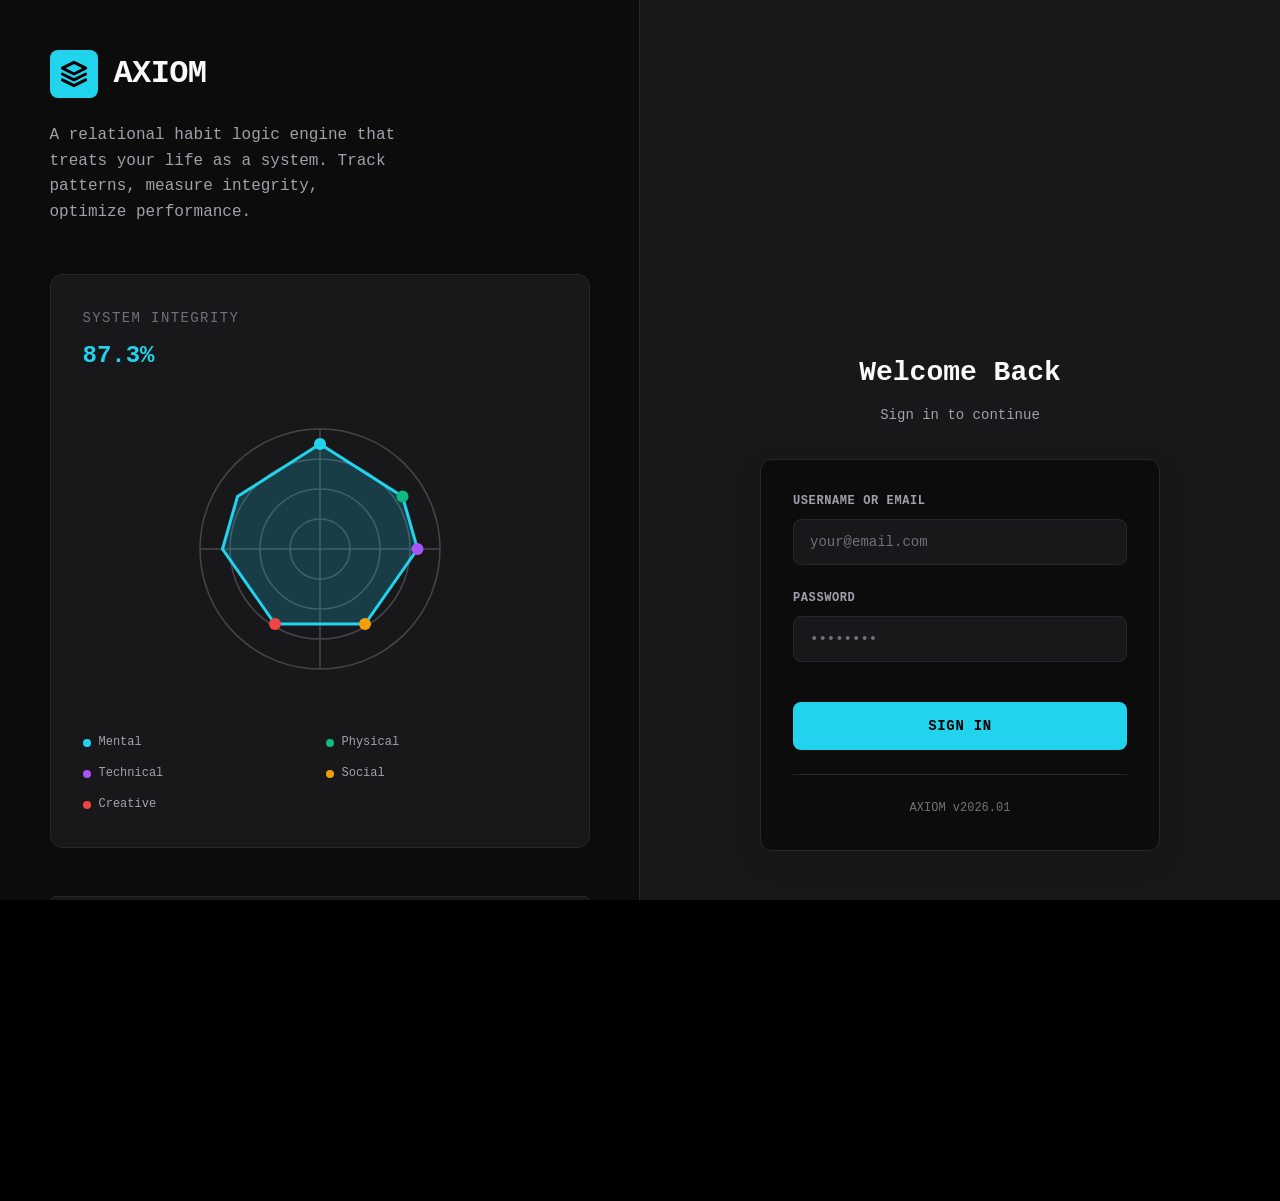
<file: index.html>
<!DOCTYPE html>
<html lang="en">
<head>
  <meta charset="UTF-8">
  <meta name="viewport" content="width=device-width, initial-scale=1.0">
  <meta name="theme-color" content="#00ffff">
  <title>AXIOM // Sign In</title>
  
  <!-- Stylesheets -->
  <link rel="stylesheet" href="css/variables.css">
  <link rel="stylesheet" href="css/themes.css">
  <link rel="stylesheet" href="css/gateway.css">
  
  <!-- Theme MUST load before page renders -->
  <script src="js/theme.js"></script>
</head>
<body>
  
  <div class="gateway">
    
    <!-- LEFT: VISUAL PANEL -->
    <section class="visual-panel">
      <div class="visual-content">
        
        <!-- Brand -->
        <div class="brand">
          <div class="brand-logo">
            <div class="logo-mark">
              <svg viewBox="0 0 24 24" fill="none" stroke="currentColor">
                <path stroke-linecap="round" stroke-linejoin="round" d="M12 2L2 7l10 5 10-5-10-5z"/>
                <path stroke-linecap="round" stroke-linejoin="round" d="M2 17l10 5 10-5"/>
                <path stroke-linecap="round" stroke-linejoin="round" d="M2 12l10 5 10-5"/>
              </svg>
            </div>
            <h1 class="brand-name">AXIOM</h1>
          </div>
          <p class="brand-tagline">
            A relational habit logic engine that treats your life as a system. 
            Track patterns, measure integrity, optimize performance.
          </p>
        </div>
        
        <!-- Chart -->
        <div class="chart-section">
          <div class="chart-header">
            <div class="chart-title">System Integrity</div>
            <div class="chart-value">87.3%</div>
          </div>
          
          <div class="chart-canvas">
            <svg viewBox="0 0 200 200" class="radar-chart">
              <!-- Grid -->
              <g opacity="0.2">
                <circle cx="100" cy="100" r="80" fill="none" stroke="currentColor" stroke-width="1"/>
                <circle cx="100" cy="100" r="60" fill="none" stroke="currentColor" stroke-width="1"/>
                <circle cx="100" cy="100" r="40" fill="none" stroke="currentColor" stroke-width="1"/>
                <circle cx="100" cy="100" r="20" fill="none" stroke="currentColor" stroke-width="1"/>
                <line x1="100" y1="20" x2="100" y2="180" stroke="currentColor" stroke-width="1"/>
                <line x1="20" y1="100" x2="180" y2="100" stroke="currentColor" stroke-width="1"/>
              </g>
              
              <!-- Data -->
              <polygon 
                points="100,30 155,65 165,100 130,150 70,150 35,100 45,65" 
                fill="var(--primary)" 
                fill-opacity="0.2" 
                stroke="var(--primary)" 
                stroke-width="2"/>
              
              <!-- Points -->
              <circle cx="100" cy="30" r="4" fill="#22d3ee"/>
              <circle cx="155" cy="65" r="4" fill="#10b981"/>
              <circle cx="165" cy="100" r="4" fill="#a855f7"/>
              <circle cx="130" cy="150" r="4" fill="#f59e0b"/>
              <circle cx="70" cy="150" r="4" fill="#ef4444"/>
            </svg>
          </div>
          
          <div class="chart-legend">
            <div class="legend-item">
              <span class="legend-dot" style="background: #22d3ee;"></span>
              <span>Mental</span>
            </div>
            <div class="legend-item">
              <span class="legend-dot" style="background: #10b981;"></span>
              <span>Physical</span>
            </div>
            <div class="legend-item">
              <span class="legend-dot" style="background: #a855f7;"></span>
              <span>Technical</span>
            </div>
            <div class="legend-item">
              <span class="legend-dot" style="background: #f59e0b;"></span>
              <span>Social</span>
            </div>
            <div class="legend-item">
              <span class="legend-dot" style="background: #ef4444;"></span>
              <span>Creative</span>
            </div>
          </div>
        </div>
        
        <!-- Features -->
        <div class="features">
          <div class="feature">
            <svg class="feature-icon" fill="none" stroke="currentColor" viewBox="0 0 24 24">
              <path stroke-linecap="round" stroke-linejoin="round" stroke-width="2" d="M13 10V3L4 14h7v7l9-11h-7z"/>
            </svg>
            <span>Offline-first PWA architecture</span>
          </div>
          <div class="feature">
            <svg class="feature-icon" fill="none" stroke="currentColor" viewBox="0 0 24 24">
              <path stroke-linecap="round" stroke-linejoin="round" stroke-width="2" d="M9 19v-6a2 2 0 00-2-2H5a2 2 0 00-2 2v6a2 2 0 002 2h2a2 2 0 002-2zm0 0V9a2 2 0 012-2h2a2 2 0 012 2v10m-6 0a2 2 0 002 2h2a2 2 0 002-2m0 0V5a2 2 0 012-2h2a2 2 0 012 2v14a2 2 0 01-2 2h-2a2 2 0 01-2-2z"/>
            </svg>
            <span>XP-based progression system</span>
          </div>
          <div class="feature">
            <svg class="feature-icon" fill="none" stroke="currentColor" viewBox="0 0 24 24">
              <path stroke-linecap="round" stroke-linejoin="round" stroke-width="2" d="M12 6V4m0 2a2 2 0 100 4m0-4a2 2 0 110 4m-6 8a2 2 0 100-4m0 4a2 2 0 110-4m0 4v2m0-6V4m6 6v10m6-2a2 2 0 100-4m0 4a2 2 0 110-4m0 4v2m0-6V4"/>
            </svg>
            <span>Command palette quick logging</span>
          </div>
        </div>
        
      </div>
      
      <!-- Theme Switcher -->
      <div class="theme-switcher">
  <button class="theme-btn active" data-theme-select="onyx" title="Onyx (Dark)">
    <span class="theme-preview" style="background: linear-gradient(135deg, #0c0c0d, #18181b);"></span>
  </button>
  <button class="theme-btn" data-theme-select="amethyst" title="Amethyst (Purple)">
    <span class="theme-preview" style="background: linear-gradient(135deg, #0a0a0f, #12121a);"></span>
  </button>
  <button class="theme-btn" data-theme-select="emerald" title="Emerald (Green)">
    <span class="theme-preview" style="background: linear-gradient(135deg, #060e14, #0f1719);"></span>
  </button>
  <button class="theme-btn" data-theme-select="amber" title="Amber (Orange)">
    <span class="theme-preview" style="background: linear-gradient(135deg, #0f0f0f, #1a1a1a);"></span>
  </button>
  <button class="theme-btn" data-theme-select="light" title="Light Theme">
    <span class="theme-preview" style="background: linear-gradient(135deg, #ffffff, #f4f4f5);"></span>
  </button>
</div>
      
    </section>
    
    <!-- RIGHT: AUTH PANEL -->
    <section class="auth-panel">
      <div class="auth-wrapper">
        
        <div class="auth-header">
          <h2 class="auth-title">Welcome Back</h2>
          <p class="auth-subtitle">Sign in to continue</p>
        </div>
        
        <div class="auth-card">
          
          <!-- Error -->
          <div class="auth-error" id="auth-error" style="display: none;"></div>
          
          <!-- Form -->
          <form class="auth-form" id="signin-form">
            <div class="form-group">
              <label for="username" class="form-label">Username or Email</label>
              <input 
                type="text" 
                id="username" 
                class="form-input"
                placeholder="your@email.com"
                autocomplete="username"
                required>
            </div>
            
            <div class="form-group">
              <label for="password" class="form-label">Password</label>
              <input 
                type="password" 
                id="password" 
                class="form-input"
                placeholder="••••••••"
                autocomplete="current-password"
                required>
            </div>
            
            <button type="submit" class="btn-submit">
              Sign In
            </button>
          </form>
          
          <div class="auth-footer">
            AXIOM v2026.01
          </div>
          
        </div>
        
      </div>
    </section>
    
  </div>

  <script src="js/auth.js"></script>
  
</body>
</html>
</file>
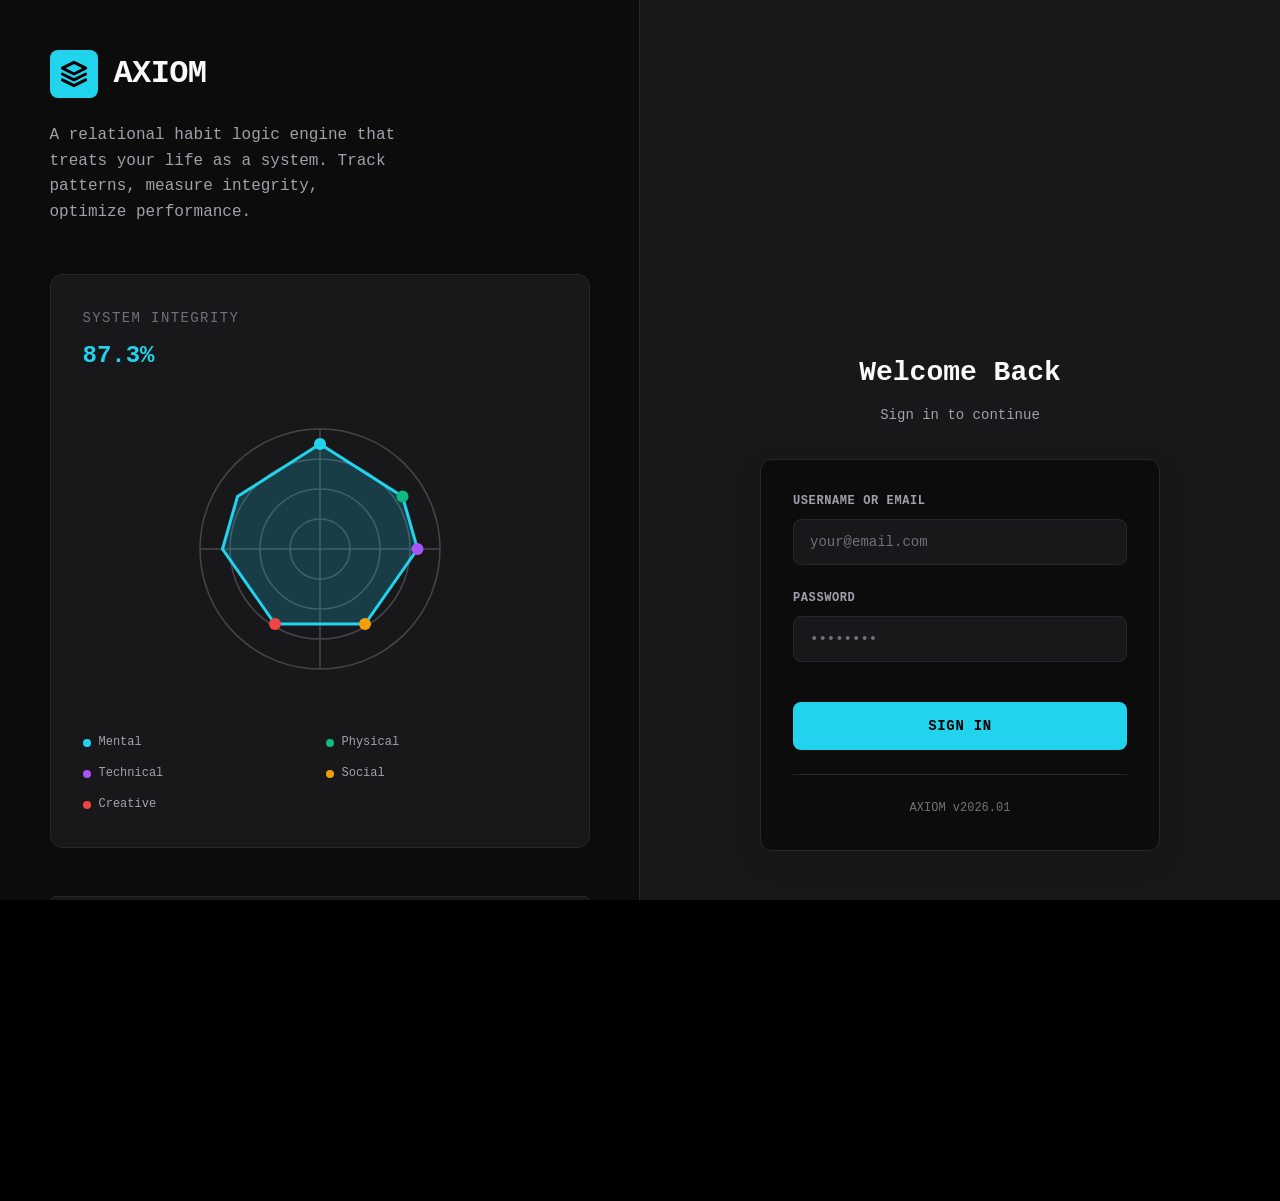
<file: dashboard.html>
<!DOCTYPE html>
<html lang="en">
<head>
  <meta charset="UTF-8">
  <meta name="viewport" content="width=device-width, initial-scale=1.0">
  <meta name="theme-color" content="#00ffff">
  <title>Dashboard // AXIOM</title>
  
  <!-- Stylesheets -->
  <link rel="stylesheet" href="css/variables.css">
  <link rel="stylesheet" href="css/themes.css">
  <link rel="stylesheet" href="css/dashboard.css">
  <link rel="stylesheet" href="css/habits.css">
  <link rel="stylesheet" href="css/analytics.css">
  <link rel="stylesheet" href="css/overview-tab.css">
  <link rel="manifest" href="/manifest.json">
  
  <!-- Theme loads first -->
  <script src="js/theme.js"></script>
</head>
<body>
  
  <!-- Dashboard Shell -->
  <div class="dashboard">
    
    <!-- Sidebar Navigation (Static) -->
    <aside class="sidebar" id="sidebar">
      
      <!-- Sidebar Header -->
      <div class="sidebar-header">
        <div class="sidebar-logo">
          <div class="logo-icon">
            <svg viewBox="0 0 24 24" fill="none" stroke="currentColor">
              <path stroke-linecap="round" stroke-linejoin="round" d="M12 2L2 7l10 5 10-5-10-5z"/>
              <path stroke-linecap="round" stroke-linejoin="round" d="M2 17l10 5 10-5"/>
              <path stroke-linecap="round" stroke-linejoin="round" d="M2 12l10 5 10-5"/>
            </svg>
          </div>
        </div>
      </div>
      
      <!-- Navigation Menu -->
      <nav class="sidebar-nav">
        <a href="#overview" class="nav-item active" data-view="overview">
          <svg class="nav-icon" viewBox="0 0 24 24" fill="none" stroke="currentColor" stroke-width="2">
            <rect x="3" y="3" width="7" height="7"/>
            <rect x="14" y="3" width="7" height="7"/>
            <rect x="14" y="14" width="7" height="7"/>
            <rect x="3" y="14" width="7" height="7"/>
          </svg>
        </a>
        
        <a href="#habits" class="nav-item" data-view="habits">
          <svg class="nav-icon" viewBox="0 0 24 24" fill="none" stroke="currentColor" stroke-width="2">
            <path d="M9 11l3 3L22 4"/>
            <path d="M21 12v7a2 2 0 01-2 2H5a2 2 0 01-2-2V5a2 2 0 012-2h11"/>
          </svg>
        </a>
        
        <a href="#calendar" class="nav-item" data-view="calendar">
          <svg class="nav-icon" viewBox="0 0 24 24" fill="none" stroke="currentColor" stroke-width="2">
            <rect x="3" y="4" width="18" height="18" rx="2" ry="2"/>
            <line x1="16" y1="2" x2="16" y2="6"/>
            <line x1="8" y1="2" x2="8" y2="6"/>
            <line x1="3" y1="10" x2="21" y2="10"/>
          </svg>
        </a>
        
        <a href="#analytics" class="nav-item" data-view="analytics">
          <svg class="nav-icon" viewBox="0 0 24 24" fill="none" stroke="currentColor" stroke-width="2">
            <path d="M3 3v18h18"/>
            <path d="M18 17V9"/>
            <path d="M13 17V5"/>
            <path d="M8 17v-3"/>
          </svg>
        </a>
        
        <a href="#wrapped" class="nav-item" data-view="wrapped">
          <svg class="nav-icon" viewBox="0 0 24 24" fill="none" stroke="currentColor" stroke-width="2">
            <circle cx="12" cy="12" r="10"/>
            <path d="M12 6v6l4 2"/>
          </svg>
        </a>
        
        <div class="nav-divider"></div>
        
        <a href="#profile" class="nav-item" data-view="profile">
          <svg class="nav-icon" viewBox="0 0 24 24" fill="none" stroke="currentColor" stroke-width="2">
            <path d="M20 21v-2a4 4 0 00-4-4H8a4 4 0 00-4 4v2"/>
            <circle cx="12" cy="7" r="4"/>
          </svg>
        </a>
        
        <a href="#settings" class="nav-item" data-view="settings">
          <svg class="nav-icon" viewBox="0 0 24 24" fill="none" stroke="currentColor" stroke-width="2">
            <circle cx="12" cy="12" r="3"/>
            <path d="M12 1v6m0 6v6M5.6 5.6l4.2 4.2m4.2 4.2l4.2 4.2M1 12h6m6 0h6M5.6 18.4l4.2-4.2m4.2-4.2l4.2-4.2"/>
          </svg>
        </a>
      </nav>
      
      <!-- Sidebar Footer -->
      <div class="sidebar-footer">
        <div class="user-info">
          <div class="user-avatar" id="user-avatar">
            <span>U</span>
          </div>
        </div>
        
        <button class="logout-btn" id="logout-btn" title="Sign Out">
          <svg viewBox="0 0 24 24" fill="none" stroke="currentColor" stroke-width="2">
            <path d="M9 21H5a2 2 0 01-2-2V5a2 2 0 012-2h4"/>
            <polyline points="16 17 21 12 16 7"/>
            <line x1="21" y1="12" x2="9" y2="12"/>
          </svg>
        </button>
      </div>
      
    </aside>
    
    <!-- Main Content Area (Dynamic) -->
    <main class="main-content" id="main-content">
      <!-- Content loaded dynamically from pages/ -->
      <div class="loading-screen">
        <div class="spinner"></div>
        <p>Loading...</p>
      </div>
    </main>
    
  </div>

  <!-- Scripts --><!-- Scripts -->
  <script src="js/theme.js"></script>
  <script src="js/api.js"></script>
  <script src="js/auth.js"></script>
  <script src="js/router.js"></script>
  <script src="js/app.js"></script>
  <script src="js/habits.js"></script>
  <script src="js/analytics.js"></script>

</body>
</html>
</file>
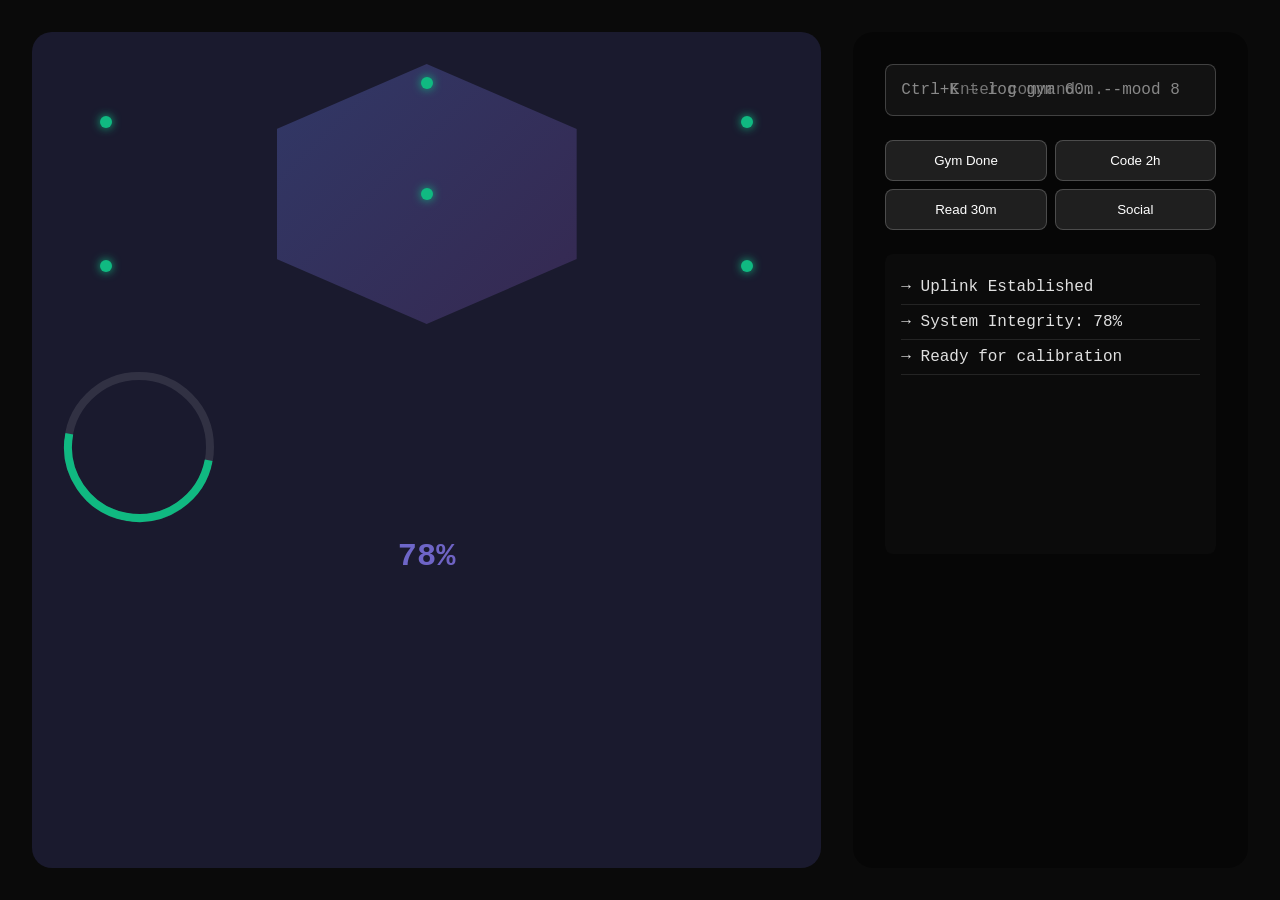
<file: test.html>
<!DOCTYPE html>
<html lang="en">
<head>
  <meta charset="UTF-8">
  <meta name="viewport" content="width=device-width, initial-scale=1.0">
  <title>AXIOM - Core Dashboard</title>
  <style>
    :root {
      --bg: #0a0a0a;
      --glow: #1a1a2e;
      --accent: linear-gradient(135deg, #667eea 0%, #764ba2 100%);
      --success: #10b981;
      --warn: #f59e0b;
      --critical: #ef4444;
    }

    * { margin: 0; padding: 0; box-sizing: border-box; }
    body { 
      font-family: 'Courier New', monospace; 
      background: var(--bg); 
      color: #e0e0e0; 
      height: 100vh; 
      overflow: hidden;
    }

    .dashboard {
      display: grid;
      grid-template-columns: 2fr 1fr;
      height: 100vh;
      gap: 2rem;
      padding: 2rem;
    }

    /* LEFT: Hex Radar + Integrity */
    .radar-panel {
      background: var(--glow);
      border-radius: 20px;
      padding: 2rem;
      display: flex;
      flex-direction: column;
      gap: 2rem;
    }

    .hex-container {
      display: flex;
      flex-direction: column;
      align-items: center;
      position: relative;
    }

    .hex-radar {
      width: 300px; height: 260px;
      clip-path: polygon(50% 0%, 100% 25%, 100% 75%, 50% 100%, 0% 75%, 0% 25%);
      background: var(--accent);
      opacity: 0.3;
      position: relative;
      transition: all 0.5s ease;
      animation: pulse 3s infinite;
    }

    .hex-vertex {
      position: absolute;
      width: 12px; height: 12px;
      background: var(--success);
      border-radius: 50%;
      transition: all 0.3s ease;
      box-shadow: 0 0 10px var(--success);
    }

    .vertex-mental { top: 5%; left: 50%; transform: translateX(-50%); }
    .vertex-physical { top: 20%; right: 5%; }
    .vertex-technical { bottom: 20%; right: 5%; }
    .vertex-social { bottom: 20%; left: 5%; }
    .vertex-finance { top: 20%; left: 5%; }
    .vertex-creative { top: 50%; left: 50%; transform: translate(-50%, -50%); }

    .vertex-low { background: var(--critical); box-shadow: 0 0 10px var(--critical); }

    .integrity-ring {
      width: 150px; height: 150px;
      border: 8px solid rgba(255,255,255,0.1);
      border-radius: 50%;
      position: relative;
      margin: 1rem 0;
    }

    .integrity-fill {
      position: absolute;
      top: -8px; left: -8px;
      width: 150px; height: 150px;
      border: 8px solid var(--success);
      border-radius: 50%;
      clip-path: polygon(0 0, 100% 0, 100% 50%, 0 50%);
      transform: rotate(-90deg);
      transition: transform 1s ease;
    }

    .integrity-text {
      text-align: center;
      font-size: 2rem;
      font-weight: bold;
      background: var(--accent);
      -webkit-background-clip: text;
      -webkit-text-fill-color: transparent;
    }

    /* RIGHT: Command + Feed */
    .command-panel {
      background: rgba(0,0,0,0.4);
      border-radius: 20px;
      padding: 2rem;
      display: flex;
      flex-direction: column;
      gap: 1.5rem;
    }

    .command-input {
      position: relative;
    }

    .cmd-prompt {
      position: absolute;
      left: 1rem; top: 50%; transform: translateY(-50%);
      color: #888;
      pointer-events: none;
    }

    #cmdInput {
      width: 100%; padding: 1rem 1rem 1rem 4rem;
      background: rgba(255,255,255,0.05);
      border: 1px solid rgba(255,255,255,0.2);
      border-radius: 8px;
      color: #fff;
      font-family: inherit;
      font-size: 1rem;
    }

    #cmdInput:focus { outline: none; border-color: var(--accent); box-shadow: 0 0 20px var(--accent); }

    .live-feed {
      flex: 1;
      overflow-y: auto;
      background: rgba(255,255,255,0.02);
      border-radius: 8px;
      padding: 1rem;
      max-height: 300px;
    }

    .feed-item {
      padding: 0.5rem 0;
      border-bottom: 1px solid rgba(255,255,255,0.1);
      opacity: 0;
      animation: fadeIn 0.3s forwards;
    }

    .quick-actions {
      display: grid;
      grid-template-columns: 1fr 1fr;
      gap: 0.5rem;
    }

    .quick-btn {
      padding: 0.75rem;
      background: rgba(255,255,255,0.1);
      border: 1px solid rgba(255,255,255,0.2);
      border-radius: 8px;
      color: #fff;
      cursor: pointer;
      transition: all 0.2s;
    }

    .quick-btn:hover { background: var(--accent); transform: translateY(-2px); }

    @keyframes pulse { 0%, 100% { opacity: 0.3; } 50% { opacity: 0.6; } }
    @keyframes fadeIn { to { opacity: 1; transform: translateY(0); } }

    @media (max-width: 768px) {
      .dashboard { grid-template-columns: 1fr; padding: 1rem; }
      .hex-radar { width: 250px; height: 220px; }
    }
  </style>
</head>
<body>
  <div class="dashboard">
    <!-- LEFT: Radar Panel -->
    <div class="radar-panel">
      <div class="hex-container">
        <div class="hex-radar" id="hexRadar"></div>
        
        <!-- Vertex Dots -->
        <div class="hex-vertex vertex-mental" data-cat="mental" data-val="87"></div>
        <div class="hex-vertex vertex-physical" data-cat="physical" data-val="72"></div>
        <div class="hex-vertex vertex-technical" data-cat="technical" data-val="94"></div>
        <div class="hex-vertex vertex-social" data-cat="social" data-val="65"></div>
        <div class="hex-vertex vertex-finance" data-cat="finance" data-val="81"></div>
        <div class="hex-vertex vertex-creative" data-cat="creative" data-val="59"></div>
      </div>

      <div style="text-align: center;">
        <div class="integrity-ring">
          <div class="integrity-fill" id="integrityFill"></div>
        </div>
        <div class="integrity-text" id="integrityText">78%</div>
      </div>
    </div>

    <!-- RIGHT: Command Panel -->
    <div class="command-panel">
      <div class="command-input">
        <span class="cmd-prompt">Ctrl+K → log gym 60m --mood 8</span>
        <input type="text" id="cmdInput" placeholder="Enter command..." autocomplete="off">
      </div>

      <div class="quick-actions">
        <button class="quick-btn" data-log="gym">Gym Done</button>
        <button class="quick-btn" data-log="code">Code 2h</button>
        <button class="quick-btn" data-log="read">Read 30m</button>
        <button class="quick-btn" data-log="social">Social</button>
      </div>

      <div class="live-feed" id="liveFeed">
        <div class="feed-item">→ Uplink Established</div>
        <div class="feed-item">→ System Integrity: 78%</div>
        <div class="feed-item">→ Ready for calibration</div>
      </div>
    </div>
  </div>

  <script>
    // State Management
    const state = {
      integrity: 78,
      categories: {
        mental: 87, physical: 72, technical: 94,
        social: 65, finance: 81, creative: 59
      },
      init() {
        this.updateIntegrityRing();
        this.bindEvents();
        this.startDecay();
      },
      updateIntegrityRing() {
        const fill = document.getElementById('integrityFill');
        const text = document.getElementById('integrityText');
        const angle = (this.integrity / 100) * 360 - 90;
        fill.style.transform = `rotate(${angle}deg)`;
        text.textContent = `${this.integrity}%`;
      },
      logActivity(cat, xp = 10) {
        this.categories[cat] = Math.min(100, this.categories[cat] + xp);
        this.integrity = Math.min(100, this.integrity + xp * 0.5);
        
        // Update vertex
        const vertex = document.querySelector(`[data-cat="${cat}"]`);
        vertex.classList.remove('vertex-low');
        vertex.style.transform = `scale(1.3)`;
        setTimeout(() => vertex.style.transform = '', 300);
        
        this.updateIntegrityRing();
        this.addFeedItem(`→ ${cat.charAt(0).toUpperCase() + cat.slice(1)} +${xp}XP`);
      },
      addFeedItem(message) {
        const feed = document.getElementById('liveFeed');
        const item = document.createElement('div');
        item.className = 'feed-item';
        item.style.transform = 'translateY(10px)';
        item.textContent = message;
        feed.insertBefore(item, feed.firstChild);
        feed.scrollTop = 0;
        
        // Keep only 5 items
        while (feed.children.length > 5) {
          feed.removeChild(feed.lastChild);
        }
      },
      startDecay() {
        setInterval(() => {
          if (this.integrity > 0) {
            this.integrity -= 0.1;
            this.updateIntegrityRing();
          }
        }, 3000);
      },
      bindEvents() {
        // Command input
        const cmdInput = document.getElementById('cmdInput');
        cmdInput.addEventListener('keypress', (e) => {
          if (e.key === 'Enter') {
            const cmd = cmdInput.value.toLowerCase().trim();
            cmdInput.value = '';
            
            if (cmd.includes('gym')) this.logActivity('physical', 15);
            else if (cmd.includes('code') || cmd.includes('work')) this.logActivity('technical', 12);
            else if (cmd.includes('read')) this.logActivity('mental', 8);
          }
        });

        // Quick buttons
        document.querySelectorAll('.quick-btn').forEach(btn => {
          btn.addEventListener('click', () => {
            const log = btn.dataset.log;
            if (log === 'gym') this.logActivity('physical', 15);
            else if (log === 'code') this.logActivity('technical', 12);
            else if (log === 'read') this.logActivity('mental', 8);
            else if (log === 'social') this.logActivity('social', 10);
          });
        });

        // Ctrl+K focus
        document.addEventListener('keydown', (e) => {
          if (e.ctrlKey && e.key === 'k') {
            e.preventDefault();
            cmdInput.focus();
          }
        });
      }
    };

    // PWA Service Worker (offline ready)
    if ('serviceWorker' in navigator) {
      navigator.serviceWorker.register('/sw.js').catch(() => {});
    }

    state.init();
  </script>
</body>
</html>
</file>
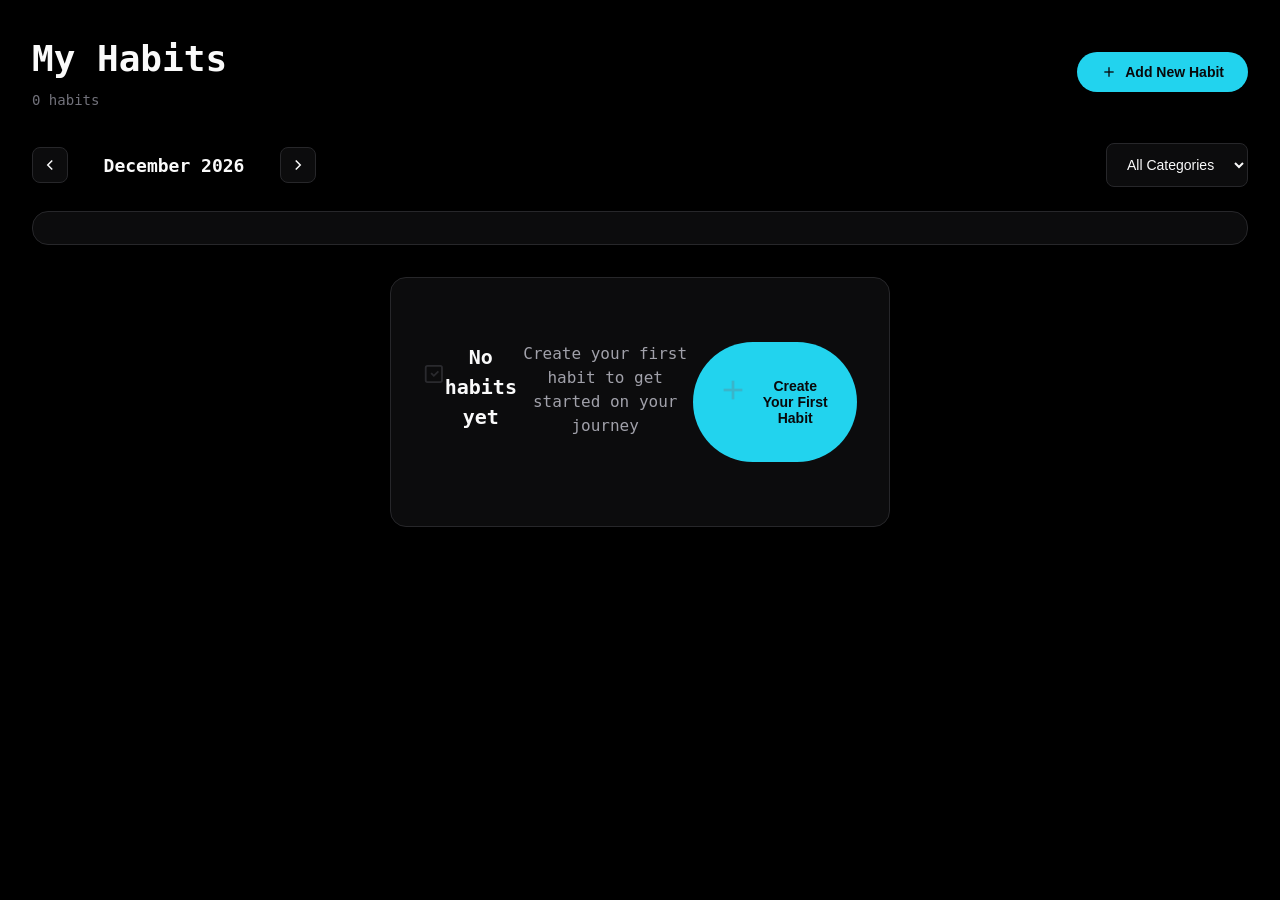
<file: test2.html>
<!DOCTYPE html>
<html lang="en">
<head>
    <meta charset="UTF-8">
    <meta name="viewport" content="width=device-width, initial-scale=1.0">
    <title>Document</title>
    <style>
/* ═══════════════════════════════════════════════════════════
   AXIOM // THE FIRMWARE
   Pure CSS Variable System - Foundation Tokens
   ═══════════════════════════════════════════════════════════ */

:root {
  /* ═══ TYPOGRAPHY SYSTEM ═══ */
  --font-mono: 'JetBrains Mono', 'Fira Code', 'SF Mono', 'Monaco', 'Consolas', monospace;
  --font-sans: 'Inter', -apple-system, BlinkMacSystemFont, 'Segoe UI', sans-serif;
  --font-display: 'Space Grotesk', 'Inter', sans-serif;
  
  /* Font Sizes */
  --text-xs: 0.75rem;      /* 12px */
  --text-sm: 0.875rem;     /* 14px */
  --text-base: 1rem;       /* 16px */
  --text-lg: 1.125rem;     /* 18px */
  --text-xl: 1.25rem;      /* 20px */
  --text-2xl: 1.5rem;      /* 24px */
  --text-3xl: 1.875rem;    /* 30px */
  --text-4xl: 2.25rem;     /* 36px */
  --text-5xl: 3rem;        /* 48px */
  --text-6xl: 3.75rem;     /* 60px */
  
  /* Font Weights */
  --weight-light: 300;
  --weight-normal: 400;
  --weight-medium: 500;
  --weight-semibold: 600;
  --weight-bold: 700;
  --weight-black: 900;
  
  /* Line Heights */
  --leading-none: 1;
  --leading-tight: 1.25;
  --leading-snug: 1.375;
  --leading-normal: 1.5;
  --leading-relaxed: 1.625;
  --leading-loose: 2;
  
  /* Letter Spacing */
  --tracking-tighter: -0.05em;
  --tracking-tight: -0.025em;
  --tracking-normal: 0;
  --tracking-wide: 0.025em;
  --tracking-wider: 0.05em;
  --tracking-widest: 0.1em;
  
  /* ═══ SPACING SYSTEM (8pt grid) ═══ */
  --space-0: 0;
  --space-px: 1px;
  --space-0-5: 0.125rem;   /* 2px */
  --space-1: 0.25rem;      /* 4px */
  --space-1-5: 0.375rem;   /* 6px */
  --space-2: 0.5rem;       /* 8px */
  --space-2-5: 0.625rem;   /* 10px */
  --space-3: 0.75rem;      /* 12px */
  --space-3-5: 0.875rem;   /* 14px */
  --space-4: 1rem;         /* 16px */
  --space-5: 1.25rem;      /* 20px */
  --space-6: 1.5rem;       /* 24px */
  --space-7: 1.75rem;      /* 28px */
  --space-8: 2rem;         /* 32px */
  --space-9: 2.25rem;      /* 36px */
  --space-10: 2.5rem;      /* 40px */
  --space-11: 2.75rem;     /* 44px */
  --space-12: 3rem;        /* 48px */
  --space-14: 3.5rem;      /* 56px */
  --space-16: 4rem;        /* 64px */
  --space-20: 5rem;        /* 80px */
  --space-24: 6rem;        /* 96px */
  --space-28: 7rem;        /* 112px */
  --space-32: 8rem;        /* 128px */
  
  /* ═══ SIZING SYSTEM ═══ */
  --size-full: 100%;
  --size-screen: 100vw;
  --size-min: min-content;
  --size-max: max-content;
  --size-fit: fit-content;
  
  /* Container Widths */
  --container-xs: 20rem;    /* 320px */
  --container-sm: 24rem;    /* 384px */
  --container-md: 28rem;    /* 448px */
  --container-lg: 32rem;    /* 512px */
  --container-xl: 36rem;    /* 576px */
  --container-2xl: 42rem;   /* 672px */
  --container-3xl: 48rem;   /* 768px */
  --container-4xl: 56rem;   /* 896px */
  --container-5xl: 64rem;   /* 1024px */
  --container-6xl: 72rem;   /* 1152px */
  --container-7xl: 80rem;   /* 1280px */
  
  /* ═══ BORDER SYSTEM ═══ */
  --border-0: 0;
  --border-1: 1px;
  --border-2: 2px;
  --border-4: 4px;
  --border-8: 8px;
  
  /* Border Radius */
  --radius-none: 0;
  --radius-sm: 0.125rem;    /* 2px */
  --radius-base: 0.25rem;   /* 4px */
  --radius-md: 0.375rem;    /* 6px */
  --radius-lg: 0.5rem;      /* 8px */
  --radius-xl: 0.75rem;     /* 12px */
  --radius-2xl: 1rem;       /* 16px */
  --radius-3xl: 1.5rem;     /* 24px */
  --radius-full: 9999px;
  
  /* ═══ SHADOW SYSTEM ═══ */
  --shadow-xs: 0 1px 2px 0 rgb(0 0 0 / 0.05);
  --shadow-sm: 0 1px 3px 0 rgb(0 0 0 / 0.1), 0 1px 2px -1px rgb(0 0 0 / 0.1);
  --shadow-base: 0 4px 6px -1px rgb(0 0 0 / 0.1), 0 2px 4px -2px rgb(0 0 0 / 0.1);
  --shadow-md: 0 10px 15px -3px rgb(0 0 0 / 0.1), 0 4px 6px -4px rgb(0 0 0 / 0.1);
  --shadow-lg: 0 20px 25px -5px rgb(0 0 0 / 0.1), 0 8px 10px -6px rgb(0 0 0 / 0.1);
  --shadow-xl: 0 25px 50px -12px rgb(0 0 0 / 0.25);
  --shadow-2xl: 0 30px 60px -15px rgb(0 0 0 / 0.3);
  --shadow-inner: inset 0 2px 4px 0 rgb(0 0 0 / 0.05);
  
  /* ═══ BLUR SYSTEM ═══ */
  --blur-none: 0;
  --blur-sm: 4px;
  --blur-base: 8px;
  --blur-md: 12px;
  --blur-lg: 16px;
  --blur-xl: 24px;
  --blur-2xl: 40px;
  --blur-3xl: 64px;
  
  /* ═══ ANIMATION TIMING ═══ */
  --duration-0: 0ms;
  --duration-75: 75ms;
  --duration-100: 100ms;
  --duration-150: 150ms;
  --duration-200: 200ms;
  --duration-300: 300ms;
  --duration-500: 500ms;
  --duration-700: 700ms;
  --duration-1000: 1000ms;
  
  /* Easing Functions */
  --ease-linear: linear;
  --ease-in: cubic-bezier(0.4, 0, 1, 1);
  --ease-out: cubic-bezier(0, 0, 0.2, 1);
  --ease-in-out: cubic-bezier(0.4, 0, 0.2, 1);
  --ease-bounce: cubic-bezier(0.68, -0.55, 0.265, 1.55);
  --ease-spring: cubic-bezier(0.175, 0.885, 0.32, 1.275);
  
  /* ═══ Z-INDEX LAYERS ═══ */
  --z-base: 0;
  --z-dropdown: 1000;
  --z-sticky: 1020;
  --z-fixed: 1030;
  --z-modal-backdrop: 1040;
  --z-modal: 1050;
  --z-popover: 1060;
  --z-tooltip: 1070;
  --z-toast: 1080;
  
  /* ═══ OPACITY SCALE ═══ */
  --opacity-0: 0;
  --opacity-5: 0.05;
  --opacity-10: 0.1;
  --opacity-20: 0.2;
  --opacity-25: 0.25;
  --opacity-30: 0.3;
  --opacity-40: 0.4;
  --opacity-50: 0.5;
  --opacity-60: 0.6;
  --opacity-70: 0.7;
  --opacity-75: 0.75;
  --opacity-80: 0.8;
  --opacity-90: 0.9;
  --opacity-95: 0.95;
  --opacity-100: 1;
}

/* ═══════════════════════════════════════════════════════════
   AXIOM // THEMES
   Premium color palettes with depth and sophistication
   ═══════════════════════════════════════════════════════════ */

/* ═══════════════════════════════════════════════════════════
   THEME: ONYX (Dark Mode)
   Deep, rich blacks with electric cyan accents
   ═══════════════════════════════════════════════════════════ */

[data-theme="onyx"] {
  /* Background Layers - Rich depth */
  --bg-base: #000000;
  --bg-primary: #0c0c0d;
  --bg-secondary: #18181b;
  --bg-tertiary: #27272a;
  --bg-elevated: #3f3f46;
  --bg-overlay: rgba(0, 0, 0, 0.8);
  
  /* Primary Palette - Electric Cyan */
  --primary-50: #ecfeff;
  --primary-100: #cffafe;
  --primary-200: #a5f3fc;
  --primary-300: #67e8f9;
  --primary-400: #22d3ee;
  --primary-500: #06b6d4;
  --primary-600: #0891b2;
  --primary-700: #0e7490;
  --primary-800: #155e75;
  --primary-900: #164e63;
  
  --primary: var(--primary-400);
  --primary-hover: var(--primary-300);
  --primary-active: var(--primary-500);
  
  /* Text Hierarchy - Maximum contrast */
  --text-primary: #fafafa;
  --text-secondary: #a1a1aa;
  --text-tertiary: #71717a;
  --text-disabled: #52525b;
  --text-inverse: #09090b;
  
  /* Border System */
  --border-base: #27272a;
  --border-strong: #3f3f46;
  --border-primary: var(--primary-600);
  --border-focus: var(--primary-500);
  
  /* Semantic Colors */
  --success: #10b981;
  --warning: #f59e0b;
  --error: #ef4444;
  --info: var(--primary);
  
  /* Gradients */
  --gradient-primary: linear-gradient(135deg, var(--primary-600) 0%, var(--primary-400) 100%);
  --gradient-glow: radial-gradient(circle at 50% 0%, rgba(6, 182, 212, 0.15), transparent 50%);
  --gradient-mesh: radial-gradient(at 0% 0%, rgba(6, 182, 212, 0.1) 0%, transparent 50%),
                   radial-gradient(at 100% 100%, rgba(6, 182, 212, 0.1) 0%, transparent 50%);
  
  /* Effects */
  --glow-primary: 0 0 20px rgba(6, 182, 212, 0.3);
  --glow-strong: 0 0 40px rgba(6, 182, 212, 0.5);
  --backdrop-blur: blur(24px) saturate(180%);
}

/* ═══════════════════════════════════════════════════════════
   THEME: LIGHT (Light Mode)
   Clean, airy with deep blue accents
   ═══════════════════════════════════════════════════════════ */

[data-theme="light"] {
  /* Background Layers - Soft and clean */
  --bg-base: #fafafa;
  --bg-primary: #ffffff;
  --bg-secondary: #f4f4f5;
  --bg-tertiary: #e4e4e7;
  --bg-elevated: #ffffff;
  --bg-overlay: rgba(255, 255, 255, 0.9);
  
  /* Primary Palette - Deep Blue */
  --primary-50: #eff6ff;
  --primary-100: #dbeafe;
  --primary-200: #bfdbfe;
  --primary-300: #93c5fd;
  --primary-400: #60a5fa;
  --primary-500: #3b82f6;
  --primary-600: #2563eb;
  --primary-700: #1d4ed8;
  --primary-800: #1e40af;
  --primary-900: #1e3a8a;
  
  --primary: var(--primary-600);
  --primary-hover: var(--primary-700);
  --primary-active: var(--primary-800);
  
  /* Text Hierarchy */
  --text-primary: #09090b;
  --text-secondary: #52525b;
  --text-tertiary: #a1a1aa;
  --text-disabled: #d4d4d8;
  --text-inverse: #fafafa;
  
  /* Border System */
  --border-base: #e4e4e7;
  --border-strong: #d4d4d8;
  --border-primary: var(--primary-400);
  --border-focus: var(--primary-600);
  
  /* Semantic Colors */
  --success: #10b981;
  --warning: #f59e0b;
  --error: #ef4444;
  --info: var(--primary);
  
  /* Gradients */
  --gradient-primary: linear-gradient(135deg, var(--primary-700) 0%, var(--primary-500) 100%);
  --gradient-glow: radial-gradient(circle at 50% 0%, rgba(37, 99, 235, 0.08), transparent 50%);
  --gradient-mesh: radial-gradient(at 0% 0%, rgba(37, 99, 235, 0.05) 0%, transparent 50%),
                   radial-gradient(at 100% 100%, rgba(37, 99, 235, 0.05) 0%, transparent 50%);
  
  /* Effects */
  --glow-primary: 0 0 20px rgba(37, 99, 235, 0.15);
  --glow-strong: 0 0 40px rgba(37, 99, 235, 0.25);
  --backdrop-blur: blur(24px) saturate(180%);
}

[data-theme="amethyst"] {
  /* Background Layers - Deepest Purple/Black */
  --bg-base: #050505;
  --bg-primary: #0a0a0f;
  --bg-secondary: #12121a;
  --bg-tertiary: #1e1e2e;
  --bg-elevated: #2d2d44;
  --bg-overlay: rgba(5, 5, 5, 0.85);
  
  /* Primary Palette - Electric Violet */
  --primary-50: #f5f3ff;
  --primary-100: #ede9fe;
  --primary-200: #ddd6fe;
  --primary-300: #c4b5fd;
  --primary-400: #a78bfa;
  --primary-500: #8b5cf6;
  --primary-600: #7c3aed;
  --primary-700: #6d28d9;
  --primary-800: #5b21b6;
  --primary-900: #4c1d95;
  
  --primary: var(--primary-500);
  --primary-hover: var(--primary-400);
  --primary-active: var(--primary-600);
  
  /* Text Hierarchy */
  --text-primary: #fcfaff;
  --text-secondary: #94a3b8;
  --text-tertiary: #64748b;
  --text-disabled: #475569;
  --text-inverse: #050505;
  
  /* Border System */
  --border-base: #1e1e2e;
  --border-strong: #2d2d44;
  --border-primary: var(--primary-700);
  --border-focus: var(--primary-500);

  /* Gradients & Effects */
  --gradient-primary: linear-gradient(135deg, #8b5cf6 0%, #d946ef 100%);
  --gradient-glow: radial-gradient(circle at 50% 0%, rgba(139, 92, 246, 0.15), transparent 50%);
  --glow-primary: 0 0 20px rgba(139, 92, 246, 0.35);
}

[data-theme="emerald"] {
  /* Background Layers - Deep Forest Night */
  --bg-base: #020617;
  --bg-primary: #060e14;
  --bg-secondary: #0f1719;
  --bg-tertiary: #1a2e2a;
  --bg-elevated: #243c37;
  --bg-overlay: rgba(2, 6, 23, 0.85);
  
  /* Primary Palette - Deep Sea Emerald */
  --primary-50: #ecfdf5;
  --primary-100: #d1fae5;
  --primary-200: #a7f3d0;
  --primary-300: #6ee7b7;
  --primary-400: #34d399;
  --primary-500: #10b981;
  --primary-600: #059669;
  --primary-700: #047857;
  --primary-800: #065f46;
  --primary-900: #064e3b;
  
  --primary: var(--primary-400);
  --primary-hover: var(--primary-300);
  --primary-active: var(--primary-500);
  
  /* Text Hierarchy */
  --text-primary: #f0fdf4;
  --text-secondary: #94a3b8;
  --text-tertiary: #64748b;
  --text-disabled: #334155;
  --text-inverse: #020617;
  
  /* Border System */
  --border-base: #1a2e2a;
  --border-strong: #243c37;
  --border-primary: var(--primary-600);
  --border-focus: var(--primary-400);

  /* Gradients & Effects */
  --gradient-primary: linear-gradient(135deg, #059669 0%, #10b981 100%);
  --gradient-glow: radial-gradient(circle at 50% 0%, rgba(16, 185, 129, 0.12), transparent 50%);
  --glow-primary: 0 0 20px rgba(16, 185, 129, 0.25);
}

[data-theme="amber"] {
  /* Background Layers - Warm Charcoal */
  --bg-base: #0a0a0a;
  --bg-primary: #0f0f0f;
  --bg-secondary: #1a1a1a;
  --bg-tertiary: #262626;
  --bg-elevated: #333333;
  --bg-overlay: rgba(10, 10, 10, 0.85);
  
  /* Primary Palette - Safety Amber */
  --primary-50: #fffbeb;
  --primary-100: #fef3c7;
  --primary-200: #fde68a;
  --primary-300: #fcd34d;
  --primary-400: #fbbf24;
  --primary-500: #f59e0b;
  --primary-600: #d97706;
  --primary-700: #b45309;
  --primary-800: #92400e;
  --primary-900: #78350f;
  
  --primary: var(--primary-500);
  --primary-hover: var(--primary-400);
  --primary-active: var(--primary-600);
  
  /* Text Hierarchy */
  --text-primary: #ffffff;
  --text-secondary: #a3a3a3;
  --text-tertiary: #737373;
  --text-disabled: #525252;
  --text-inverse: #0a0a0a;
  
  /* Border System */
  --border-base: #262626;
  --border-strong: #333333;
  --border-primary: var(--primary-700);
  --border-focus: var(--primary-500);

  /* Gradients & Effects */
  --gradient-primary: linear-gradient(135deg, #f59e0b 0%, #ea580c 100%);
  --gradient-glow: radial-gradient(circle at 50% 0%, rgba(245, 158, 11, 0.1), transparent 50%);
  --glow-primary: 0 0 20px rgba(245, 158, 11, 0.3);
}

/* ═══════════════════════════════════════════════════════════
   AXIOM // DASHBOARD
   Main application layout - All colors from variables.css
   ═══════════════════════════════════════════════════════════ */

@import url('variables.css');
@import url('themes.css');

/* ═══════════════════════════════════════════════════════════
   RESET & BASE
   ═══════════════════════════════════════════════════════════ */

* {
  margin: 0;
  padding: 0;
  box-sizing: border-box;
}

body {
  font-family: var(--font-mono);
  background: var(--bg-base);
  color: var(--text-primary);
  line-height: var(--leading-normal);
  overflow: hidden;
  height: 100vh;
  transition: background-color var(--duration-300) var(--ease-out),
              color var(--duration-300) var(--ease-out);
}

/* ═══════════════════════════════════════════════════════════
   DASHBOARD LAYOUT
   ═══════════════════════════════════════════════════════════ */

.dashboard {
  display: grid;
  grid-template-columns: 88px 1fr;
  height: 100vh;
  overflow: hidden;
}

/* ═══════════════════════════════════════════════════════════
   SIDEBAR (MINIMALIST DESIGN)
   ═══════════════════════════════════════════════════════════ */

.sidebar {
  background: var(--bg-primary);
  border-right: var(--border-1) solid var(--border-base);
  display: flex;
  flex-direction: column;
  height: 100vh;
  overflow: hidden;
  position: relative;
  z-index: var(--z-sticky);
}

/* ═══ SIDEBAR HEADER ═══ */

.sidebar-header {
  display: flex;
  flex-direction: column;
  align-items: center;
  padding: var(--space-8) 0 var(--space-6);
}

.sidebar-logo {
  display: flex;
  flex-direction: column;
  align-items: center;
}

.logo-icon {
  width: 48px;
  height: 48px;
  background: var(--primary);
  border-radius: var(--radius-xl);
  display: flex;
  align-items: center;
  justify-content: center;
  flex-shrink: 0;
}

.logo-icon svg {
  width: 26px;
  height: 26px;
  stroke: var(--text-inverse);
  stroke-width: 2.5;
}

/* ═══ NAVIGATION MENU ═══ */

.sidebar-nav {
  flex: 1;
  padding: var(--space-4) 0;
  display: flex;
  flex-direction: column;
  align-items: center;
  gap: var(--space-1);
  overflow-y: auto;
  overflow-x: hidden;
}

.sidebar-nav::-webkit-scrollbar {
  width: 0;
}

.nav-item {
  width: 56px;
  height: 56px;
  display: flex;
  align-items: center;
  justify-content: center;
  border-radius: var(--radius-xl);
  color: var(--text-tertiary);
  text-decoration: none;
  transition: all var(--duration-200) var(--ease-out);
  cursor: pointer;
  position: relative;
  background: transparent;
}

.nav-item:hover {
  background: var(--bg-secondary);
  color: var(--text-primary);
  transform: scale(1.05);
}

.nav-item.active {
  background: var(--primary);
  color: var(--text-inverse);
  box-shadow: var(--glow-primary);
}

.nav-item.active .nav-icon {
  stroke: var(--text-inverse);
}

.nav-icon {
  width: 24px;
  height: 24px;
  stroke: currentColor;
  flex-shrink: 0;
  stroke-width: 2;
}

.nav-label {
  display: none;
}

.nav-divider {
  width: 40px;
  height: var(--border-1);
  background: var(--border-base);
  margin: var(--space-3) 0;
}

/* ═══ SIDEBAR FOOTER ═══ */

.sidebar-footer {
  padding: var(--space-6) 0 var(--space-8);
  display: flex;
  flex-direction: column;
  align-items: center;
  gap: var(--space-4);
  border-top: var(--border-1) solid var(--border-base);
}

.user-info {
  display: flex;
  flex-direction: column;
  align-items: center;
}

.user-avatar {
  width: 48px;
  height: 48px;
  background: var(--primary);
  border-radius: var(--radius-xl);
  display: flex;
  align-items: center;
  justify-content: center;
  flex-shrink: 0;
  font-size: var(--text-base);
  font-weight: var(--weight-bold);
  color: var(--text-inverse);
  cursor: pointer;
  transition: all var(--duration-200) var(--ease-out);
}

.user-avatar:hover {
  transform: scale(1.05);
  box-shadow: var(--glow-primary);
}

.user-details {
  display: none;
}

.logout-btn {
  width: 48px;
  height: 48px;
  background: transparent;
  border: none;
  border-radius: var(--radius-xl);
  display: flex;
  align-items: center;
  justify-content: center;
  cursor: pointer;
  transition: all var(--duration-200) var(--ease-out);
  color: var(--text-tertiary);
}

.logout-btn:hover {
  background: rgba(239, 68, 68, 0.1);
  color: var(--error);
  transform: scale(1.05);
}

.logout-btn svg {
  width: 22px;
  height: 22px;
  stroke: currentColor;
  transition: stroke var(--duration-200) var(--ease-out);
}

/* ═══════════════════════════════════════════════════════════
   MAIN CONTENT AREA
   ═══════════════════════════════════════════════════════════ */

.main-content {
  background: var(--bg-base);
  height: 100vh;
  overflow-y: auto;
  overflow-x: hidden;
  position: relative;
}

.main-content::-webkit-scrollbar {
  width: 6px;
}

.main-content::-webkit-scrollbar-track {
  background: transparent;
}

.main-content::-webkit-scrollbar-thumb {
  background: var(--border-base);
  border-radius: var(--radius-base);
}

/* ═══ LOADING & ERROR STATES ═══ */

.loading-screen {
  display: flex;
  flex-direction: column;
  align-items: center;
  justify-content: center;
  height: 100%;
  min-height: 400px;
  color: var(--text-tertiary);
}

.spinner {
  width: 40px;
  height: 40px;
  border: 3px solid var(--border-base);
  border-top-color: var(--primary);
  border-radius: var(--radius-full);
  animation: spin 0.8s linear infinite;
  margin-bottom: var(--space-4);
}

@keyframes spin {
  to { transform: rotate(360deg); }
}

.error-state {
  display: flex;
  flex-direction: column;
  align-items: center;
  justify-content: center;
  padding: var(--space-12);
  text-align: center;
  min-height: 400px;
}

.error-state svg {
  width: 64px;
  height: 64px;
  stroke: var(--error);
  margin-bottom: var(--space-6);
}

.error-state h3 {
  font-size: var(--text-xl);
  color: var(--text-primary);
  margin-bottom: var(--space-2);
}

.error-state p {
  color: var(--text-secondary);
  margin-bottom: var(--space-6);
}

/* ═══ PAGE CONTAINER ═══ */

.page-container {
  padding: var(--space-8);
  animation: fadeIn var(--duration-300) var(--ease-out);
}

@keyframes fadeIn {
  from { opacity: 0; transform: translateY(10px); }
  to { opacity: 1; transform: translateY(0); }
}

.page-header {
  display: flex;
  align-items: center;
  justify-content: space-between;
  margin-bottom: var(--space-8);
  flex-wrap: wrap;
  gap: var(--space-6);
}

.page-header h1 {
  font-size: var(--text-4xl);
  font-weight: var(--weight-bold);
  color: var(--text-primary);
  margin-bottom: var(--space-1);
}

.page-header p {
  font-size: var(--text-sm);
  color: var(--text-tertiary);
}

/* ═══ TOP BAR (OVERVIEW) ═══ */

.top-bar {
  display: flex;
  align-items: flex-start;
  justify-content: space-between;
  margin-bottom: var(--space-8);
  flex-wrap: wrap;
  gap: var(--space-6);
}

.greeting h1 {
  font-size: var(--text-4xl);
  font-weight: var(--weight-bold);
  color: var(--text-primary);
  margin-bottom: var(--space-1);
}

.greeting p {
  font-size: var(--text-sm);
  color: var(--text-tertiary);
}

.top-actions {
  display: flex;
  gap: var(--space-4);
  flex-wrap: wrap;
}

/* ═══ BUTTONS ═══ */

.btn-primary {
  display: flex;
  align-items: center;
  gap: var(--space-2);
  padding: var(--space-3) var(--space-6);
  background: var(--primary);
  border: none;
  border-radius: var(--radius-full);
  color: var(--text-inverse);
  font-size: var(--text-sm);
  font-weight: var(--weight-semibold);
  cursor: pointer;
  transition: all var(--duration-200) var(--ease-out);
}

.btn-primary svg {
  width: 16px;
  height: 16px;
}

.btn-primary:hover:not(:disabled) {
  transform: translateY(-2px);
  box-shadow: var(--glow-strong);
}

.btn-primary:active:not(:disabled) {
  transform: translateY(0);
}

.btn-primary:disabled {
  opacity: var(--opacity-50);
  cursor: not-allowed;
}

.btn-secondary {
  padding: var(--space-3) var(--space-6);
  background: transparent;
  border: var(--border-1) solid var(--border-base);
  border-radius: var(--radius-full);
  color: var(--text-primary);
  font-size: var(--text-sm);
  font-weight: var(--weight-medium);
  cursor: pointer;
  transition: all var(--duration-200) var(--ease-out);
}

.btn-secondary:hover {
  background: var(--bg-primary);
  border-color: var(--border-strong);
}

.btn-sm {
  padding: var(--space-2) var(--space-4);
  background: var(--primary);
  border: none;
  border-radius: var(--radius-md);
  color: var(--text-inverse);
  font-size: var(--text-sm);
  font-weight: var(--weight-semibold);
  cursor: pointer;
  transition: all var(--duration-200) var(--ease-out);
}

.btn-sm:hover {
  transform: translateY(-2px);
  box-shadow: var(--glow-primary);
}

/* ═══ EMPTY STATES ═══ */

.empty-state {
  text-align: center;
  padding: var(--space-16) var(--space-8);
  background: var(--bg-primary);
  border: var(--border-1) solid var(--border-base);
  border-radius: var(--radius-2xl);
  margin: var(--space-8) auto;
  max-width: 500px;
}

.empty-state svg {
  width: 64px;
  height: 64px;
  stroke: var(--text-tertiary);
  opacity: var(--opacity-30);
  margin-bottom: var(--space-6);
}

.empty-state h3 {
  font-size: var(--text-xl);
  color: var(--text-primary);
  margin-bottom: var(--space-2);
}

.empty-state p {
  color: var(--text-secondary);
  margin-bottom: var(--space-6);
}

.empty-state-mini {
  text-align: center;
  padding: var(--space-8);
  color: var(--text-tertiary);
}

.empty-state-mini p {
  margin-bottom: var(--space-4);
  font-size: var(--text-sm);
}

.content-placeholder {
  text-align: center;
  padding: var(--space-16) var(--space-8);
  background: var(--bg-primary);
  border: 2px dashed var(--border-base);
  border-radius: var(--radius-2xl);
  margin: var(--space-8) 0;
}

.content-placeholder h2 {
  font-size: var(--text-3xl);
  margin-bottom: var(--space-2);
  color: var(--text-primary);
}

.content-placeholder p {
  color: var(--text-tertiary);
}

/* ═══════════════════════════════════════════════════════════
   RESPONSIVE
   ═══════════════════════════════════════════════════════════ */

@media (max-width: 1024px) {
  .dashboard {
    grid-template-columns: 1fr;
  }
  
  .sidebar {
    position: fixed;
    left: 0;
    top: 0;
    z-index: var(--z-modal);
    transform: translateX(-100%);
    width: 260px;
  }
  
  .sidebar.mobile-open {
    transform: translateX(0);
    box-shadow: var(--shadow-2xl);
  }
}

@media (max-width: 640px) {
  .page-container {
    padding: var(--space-4);
  }
  
  .page-header,
  .top-bar {
    flex-direction: column;
    align-items: flex-start;
  }
}


/* Habits Page Specific Styles */
.habits-controls {
  display: flex;
  align-items: center;
  justify-content: space-between;
  margin-bottom: var(--space-6);
  flex-wrap: wrap;
  gap: var(--space-4);
}

.month-navigator {
  display: flex;
  align-items: center;
  gap: var(--space-4);
}

.btn-icon {
  width: 36px;
  height: 36px;
  background: var(--bg-primary);
  border: var(--border-1) solid var(--border-base);
  border-radius: var(--radius-lg);
  display: flex;
  align-items: center;
  justify-content: center;
  cursor: pointer;
  transition: all var(--duration-200) var(--ease-out);
}

.btn-icon:hover {
  background: var(--bg-secondary);
  border-color: var(--border-strong);
}

.btn-icon svg {
  width: 18px;
  height: 18px;
  stroke: var(--text-primary);
}

.current-month {
  font-size: var(--text-lg);
  font-weight: var(--weight-semibold);
  color: var(--text-primary);
  min-width: 180px;
  text-align: center;
}

.filter-select {
  padding: var(--space-3) var(--space-4);
  background: var(--bg-primary);
  border: var(--border-1) solid var(--border-base);
  border-radius: var(--radius-lg);
  color: var(--text-primary);
  font-size: var(--text-sm);
  cursor: pointer;
}

/* Spreadsheet Container */
.habits-spreadsheet-container {
  overflow-x: auto;
  background: var(--bg-primary);
  border: var(--border-1) solid var(--border-base);
  border-radius: var(--radius-2xl);
  padding: var(--space-4);
}

.spreadsheet-loading {
  text-align: center;
  padding: var(--space-16);
}

/* Modal Styles */
.modal-overlay {
  position: fixed;
  inset: 0;
  background: var(--bg-overlay);
  backdrop-filter: var(--backdrop-blur);
  display: flex;
  align-items: center;
  justify-content: center;
  z-index: var(--z-modal);
  padding: var(--space-4);
}

.modal-card {
  background: var(--bg-primary);
  border: var(--border-1) solid var(--border-base);
  border-radius: var(--radius-2xl);
  width: 100%;
  max-width: 560px;
  max-height: 90vh;
  overflow: hidden;
  display: flex;
  flex-direction: column;
  box-shadow: var(--shadow-2xl);
}

.modal-header {
  display: flex;
  align-items: center;
  justify-content: space-between;
  padding: var(--space-6);
  border-bottom: var(--border-1) solid var(--border-base);
}

.modal-header h2 {
  font-size: var(--text-xl);
  font-weight: var(--weight-bold);
  color: var(--text-primary);
}

.modal-close {
  width: 32px;
  height: 32px;
  background: transparent;
  border: none;
  border-radius: var(--radius-md);
  display: flex;
  align-items: center;
  justify-content: center;
  cursor: pointer;
  color: var(--text-tertiary);
  transition: all var(--duration-200) var(--ease-out);
}

.modal-close:hover {
  background: var(--bg-secondary);
  color: var(--text-primary);
}

.modal-close svg {
  width: 20px;
  height: 20px;
}

.modal-body {
  padding: var(--space-6);
  overflow-y: auto;
  flex: 1;
}

.modal-footer {
  display: flex;
  gap: var(--space-3);
  padding: var(--space-6);
  border-top: var(--border-1) solid var(--border-base);
}

.modal-footer button {
  flex: 1;
}

/* Form Fields */
.form-field {
  margin-bottom: var(--space-6);
}

.form-field label {
  display: block;
  font-size: var(--text-sm);
  font-weight: var(--weight-medium);
  color: var(--text-secondary);
  margin-bottom: var(--space-2);
}

.form-field input[type="text"],
.form-field input[type="time"],
.form-field input[type="number"],
.form-field textarea,
.form-field select {
  width: 100%;
  padding: var(--space-3);
  background: var(--bg-secondary);
  border: var(--border-1) solid var(--border-base);
  border-radius: var(--radius-lg);
  color: var(--text-primary);
  font-size: var(--text-base);
  transition: all var(--duration-200) var(--ease-out);
}

.form-field input:focus,
.form-field textarea:focus,
.form-field select:focus {
  outline: none;
  border-color: var(--border-focus);
  box-shadow: 0 0 0 3px var(--primary-glow);
}

/* Color Picker */
.color-picker-wrapper {
  display: flex;
  align-items: center;
  gap: var(--space-3);
}

.color-picker-wrapper input[type="color"] {
  width: 60px;
  height: 40px;
  border: none;
  border-radius: var(--radius-md);
  cursor: pointer;
}

.color-preview {
  flex: 1;
  height: 40px;
  border-radius: var(--radius-md);
  border: var(--border-1) solid var(--border-base);
}

/* Frequency Options */
.frequency-options {
  display: flex;
  gap: var(--space-3);
  flex-wrap: wrap;
}

.radio-option {
  display: flex;
  align-items: center;
  gap: var(--space-2);
  padding: var(--space-3) var(--space-4);
  background: var(--bg-secondary);
  border: var(--border-2) solid var(--border-base);
  border-radius: var(--radius-lg);
  cursor: pointer;
  transition: all var(--duration-200) var(--ease-out);
}

.radio-option:has(input:checked) {
  border-color: var(--primary);
  background: var(--primary-glow);
}

.radio-option input[type="radio"] {
  margin: 0;
}

/* Duration Input */
.duration-input {
  display: flex;
  gap: var(--space-3);
}

.duration-input input {
  flex: 1;
}

.duration-input select {
  flex: 0.8;
}

/* Difficulty & Mood Buttons */
.difficulty-scale,
.mood-picker {
  display: flex;
  gap: var(--space-3);
  flex-wrap: wrap;
}

.difficulty-btn,
.mood-btn {
  flex: 1;
  min-width: 100px;
  padding: var(--space-4);
  background: var(--bg-secondary);
  border: var(--border-2) solid var(--border-base);
  border-radius: var(--radius-lg);
  font-size: var(--text-base);
  cursor: pointer;
  transition: all var(--duration-200) var(--ease-out);
}

.difficulty-btn:hover,
.mood-btn:hover {
  border-color: var(--primary);
  background: var(--primary-glow);
}

.difficulty-btn.selected,
.mood-btn.selected {
  border-color: var(--primary);
  background: var(--primary);
  color: var(--text-inverse);
}

.mood-btn {
  font-size: var(--text-3xl);
  min-width: auto;
  aspect-ratio: 1;
}

.habits-spreadsheet table {
    width: 100%;
    border-collapse: collapse;
}

.sticky-col {
    position: sticky;
    left: 0;
    z-index: 10;
    min-width: 150px;
    background: var(--bg-primary);
    border-right: 2px solid var(--border-base);
}

.habits-spreadsheet th, .habits-spreadsheet td {
    padding: var(--space-3);
    text-align: center;
    border: 1px solid var(--border-base);
}

.today-highlight {
    background: var(--primary-glow);
    color: var(--primary);
    font-weight: bold;
}

.today-cell {
    background: var(--primary-glow-subtle);
}

.status-icon.success { color: #10b981; font-weight: bold; }
.status-icon.fail { color: #ef4444; font-weight: bold; }

.habit-title-cell {
    text-align: left;
    font-weight: 600;
    cursor: help;
}

        /* Habits Page Specific Styles */
.habits-controls {
  display: flex;
  align-items: center;
  justify-content: space-between;
  margin-bottom: var(--space-6);
  flex-wrap: wrap;
  gap: var(--space-4);
}

.month-navigator {
  display: flex;
  align-items: center;
  gap: var(--space-4);
}

.btn-icon {
  width: 36px;
  height: 36px;
  background: var(--bg-primary);
  border: var(--border-1) solid var(--border-base);
  border-radius: var(--radius-lg);
  display: flex;
  align-items: center;
  justify-content: center;
  cursor: pointer;
  transition: all var(--duration-200) var(--ease-out);
}

.btn-icon:hover {
  background: var(--bg-secondary);
  border-color: var(--border-strong);
}

.btn-icon svg {
  width: 18px;
  height: 18px;
  stroke: var(--text-primary);
}

.current-month {
  font-size: var(--text-lg);
  font-weight: var(--weight-semibold);
  color: var(--text-primary);
  min-width: 180px;
  text-align: center;
}

.filter-select {
  padding: var(--space-3) var(--space-4);
  background: var(--bg-primary);
  border: var(--border-1) solid var(--border-base);
  border-radius: var(--radius-lg);
  color: var(--text-primary);
  font-size: var(--text-sm);
  cursor: pointer;
}

/* Spreadsheet Container */
.habits-spreadsheet-container {
  overflow-x: auto;
  background: var(--bg-primary);
  border: var(--border-1) solid var(--border-base);
  border-radius: var(--radius-2xl);
  padding: var(--space-4);
}

.spreadsheet-loading {
  text-align: center;
  padding: var(--space-16);
}

/* Modal Styles */
.modal-overlay {
  position: fixed;
  inset: 0;
  background: var(--bg-overlay);
  backdrop-filter: var(--backdrop-blur);
  display: flex;
  align-items: center;
  justify-content: center;
  z-index: var(--z-modal);
  padding: var(--space-4);
}

.modal-card {
  background: var(--bg-primary);
  border: var(--border-1) solid var(--border-base);
  border-radius: var(--radius-2xl);
  width: 100%;
  max-width: 560px;
  max-height: 90vh;
  overflow: hidden;
  display: flex;
  flex-direction: column;
  box-shadow: var(--shadow-2xl);
}

.modal-header {
  display: flex;
  align-items: center;
  justify-content: space-between;
  padding: var(--space-6);
  border-bottom: var(--border-1) solid var(--border-base);
}

.modal-header h2 {
  font-size: var(--text-xl);
  font-weight: var(--weight-bold);
  color: var(--text-primary);
}

.modal-close {
  width: 32px;
  height: 32px;
  background: transparent;
  border: none;
  border-radius: var(--radius-md);
  display: flex;
  align-items: center;
  justify-content: center;
  cursor: pointer;
  color: var(--text-tertiary);
  transition: all var(--duration-200) var(--ease-out);
}

.modal-close:hover {
  background: var(--bg-secondary);
  color: var(--text-primary);
}

.modal-close svg {
  width: 20px;
  height: 20px;
}

.modal-body {
  padding: var(--space-6);
  overflow-y: auto;
  flex: 1;
}

.modal-footer {
  display: flex;
  gap: var(--space-3);
  padding: var(--space-6);
  border-top: var(--border-1) solid var(--border-base);
}

.modal-footer button {
  flex: 1;
}

/* Form Fields */
.form-field {
  margin-bottom: var(--space-6);
}

.form-field label {
  display: block;
  font-size: var(--text-sm);
  font-weight: var(--weight-medium);
  color: var(--text-secondary);
  margin-bottom: var(--space-2);
}

.form-field input[type="text"],
.form-field input[type="time"],
.form-field input[type="number"],
.form-field textarea,
.form-field select {
  width: 100%;
  padding: var(--space-3);
  background: var(--bg-secondary);
  border: var(--border-1) solid var(--border-base);
  border-radius: var(--radius-lg);
  color: var(--text-primary);
  font-size: var(--text-base);
  transition: all var(--duration-200) var(--ease-out);
}

.form-field input:focus,
.form-field textarea:focus,
.form-field select:focus {
  outline: none;
  border-color: var(--border-focus);
  box-shadow: 0 0 0 3px var(--primary-glow);
}

/* Color Picker */
.color-picker-wrapper {
  display: flex;
  align-items: center;
  gap: var(--space-3);
}

.color-picker-wrapper input[type="color"] {
  width: 60px;
  height: 40px;
  border: none;
  border-radius: var(--radius-md);
  cursor: pointer;
}

.color-preview {
  flex: 1;
  height: 40px;
  border-radius: var(--radius-md);
  border: var(--border-1) solid var(--border-base);
}

/* Frequency Options */
.frequency-options {
  display: flex;
  gap: var(--space-3);
  flex-wrap: wrap;
}

.radio-option {
  display: flex;
  align-items: center;
  gap: var(--space-2);
  padding: var(--space-3) var(--space-4);
  background: var(--bg-secondary);
  border: var(--border-2) solid var(--border-base);
  border-radius: var(--radius-lg);
  cursor: pointer;
  transition: all var(--duration-200) var(--ease-out);
}

.radio-option:has(input:checked) {
  border-color: var(--primary);
  background: var(--primary-glow);
}

.radio-option input[type="radio"] {
  margin: 0;
}

/* Duration Input */
.duration-input {
  display: flex;
  gap: var(--space-3);
}

.duration-input input {
  flex: 1;
}

.duration-input select {
  flex: 0.8;
}

/* Difficulty & Mood Buttons */
.difficulty-scale,
.mood-picker {
  display: flex;
  gap: var(--space-3);
  flex-wrap: wrap;
}

.difficulty-btn,
.mood-btn {
  flex: 1;
  min-width: 100px;
  padding: var(--space-4);
  background: var(--bg-secondary);
  border: var(--border-2) solid var(--border-base);
  border-radius: var(--radius-lg);
  font-size: var(--text-base);
  cursor: pointer;
  transition: all var(--duration-200) var(--ease-out);
}

.difficulty-btn:hover,
.mood-btn:hover {
  border-color: var(--primary);
  background: var(--primary-glow);
}

.difficulty-btn.selected,
.mood-btn.selected {
  border-color: var(--primary);
  background: var(--primary);
  color: var(--text-inverse);
}

.mood-btn {
  font-size: var(--text-3xl);
  min-width: auto;
  aspect-ratio: 1;
}
    </style>
</head>
<body>
    <!-- Habits Page - Spreadsheet View -->
<div class="page-container">
  
  <!-- Page Header -->
  <div class="page-header">
    <div>
      <h1>My Habits</h1>
      <p id="habits-count">Loading...</p>
    </div>
    <button class="btn-primary" id="add-habit-btn">
      <svg viewBox="0 0 24 24" fill="none" stroke="currentColor" stroke-width="2">
        <line x1="12" y1="5" x2="12" y2="19"/>
        <line x1="5" y1="12" x2="19" y2="12"/>
      </svg>
      Add New Habit
    </button>
  </div>
  
  <!-- Filters & Controls -->
  <div class="habits-controls">
    <div class="month-navigator">
      <button class="btn-icon" id="prev-month">
        <svg viewBox="0 0 24 24" fill="none" stroke="currentColor" stroke-width="2">
          <polyline points="15 18 9 12 15 6"/>
        </svg>
      </button>
      <span class="current-month" id="current-month">December 2024</span>
      <button class="btn-icon" id="next-month">
        <svg viewBox="0 0 24 24" fill="none" stroke="currentColor" stroke-width="2">
          <polyline points="9 18 15 12 9 6"/>
        </svg>
      </button>
    </div>
    
    <div class="habits-filters">
      <select class="filter-select" id="category-filter">
        <option value="all">All Categories</option>
        <option value="mental">Mental</option>
        <option value="physical">Physical</option>
        <option value="technical">Technical</option>
        <option value="social">Social</option>
        <option value="creative">Creative</option>
      </select>
    </div>
  </div>
  
  <!-- Habits Spreadsheet -->
  <div class="habits-spreadsheet-container">
    <div class="habits-spreadsheet" id="habits-spreadsheet">
      
      <!-- Loading State -->
      <div class="spreadsheet-loading">
        <div class="spinner"></div>
        <p>Loading habits...</p>
      </div>
      
    </div>
  </div>
  
  <!-- Empty State (Hidden initially) -->
  <div class="empty-state" id="empty-habits" style="display: none;">
    <svg viewBox="0 0 24 24" fill="none" stroke="currentColor" stroke-width="2">
      <rect x="3" y="3" width="18" height="18" rx="2"/>
      <path d="M9 11l3 3 5-5"/>
    </svg>
    <h3>No habits yet</h3>
    <p>Create your first habit to get started on your journey</p>
    <button class="btn-primary" id="create-first-habit">
      <svg viewBox="0 0 24 24" fill="none" stroke="currentColor" stroke-width="2">
        <line x1="12" y1="5" x2="12" y2="19"/>
        <line x1="5" y1="12" x2="19" y2="12"/>
      </svg>
      Create Your First Habit
    </button>
  </div>
  
</div>

<!-- Add Habit Modal -->
<div class="modal-overlay" id="add-habit-modal" style="display: none;">
  <div class="modal-card">
    <div class="modal-header">
      <h2>Add New Habit</h2>
      <button class="modal-close" id="close-add-habit">
        <svg viewBox="0 0 24 24" fill="none" stroke="currentColor" stroke-width="2">
          <line x1="18" y1="6" x2="6" y2="18"/>
          <line x1="6" y1="6" x2="18" y2="18"/>
        </svg>
      </button>
    </div>
    
    <form class="modal-body" id="add-habit-form">
      
      <!-- Habit Name -->
      <div class="form-field">
        <label for="habit-name">Habit Name</label>
        <input 
          type="text" 
          id="habit-name" 
          placeholder="e.g., Morning Workout"
          required>
      </div>
      
      <!-- Description -->
      <div class="form-field">
        <label for="habit-description">Description</label>
        <textarea 
          id="habit-description" 
          rows="2"
          placeholder="What does this habit involve?"></textarea>
      </div>
      
      <!-- Color Picker -->
      <div class="form-field">
        <label for="habit-color">Color</label>
        <div class="color-picker-wrapper">
          <input 
            type="color" 
            id="habit-color" 
            value="#22d3ee">
          <div class="color-preview" id="color-preview"></div>
          <button type="button" class="btn-sm" id="randomize-color">Randomize</button>
        </div>
      </div>
      
      <!-- Frequency -->
      <div class="form-field">
        <label>Frequency</label>
        <div class="frequency-options">
          <label class="radio-option">
            <input type="radio" name="frequency" value="daily" checked>
            <span>Everyday</span>
          </label>
          <label class="radio-option">
            <input type="radio" name="frequency" value="custom-days">
            <span>Custom Days</span>
          </label>
          <label class="radio-option">
            <input type="radio" name="frequency" value="per-week">
            <span>X times per week</span>
          </label>
        </div>
        
        <!-- Custom Days Selection (Hidden by default) -->
        <div class="custom-days" id="custom-days" style="display: none;">
          <label class="day-checkbox"><input type="checkbox" value="1"> Mon</label>
          <label class="day-checkbox"><input type="checkbox" value="2"> Tue</label>
          <label class="day-checkbox"><input type="checkbox" value="3"> Wed</label>
          <label class="day-checkbox"><input type="checkbox" value="4"> Thu</label>
          <label class="day-checkbox"><input type="checkbox" value="5"> Fri</label>
          <label class="day-checkbox"><input type="checkbox" value="6"> Sat</label>
          <label class="day-checkbox"><input type="checkbox" value="0"> Sun</label>
        </div>
        
        <!-- Per Week Input (Hidden by default) -->
        <div class="per-week-input" id="per-week-input" style="display: none;">
          <input type="number" min="1" max="7" value="3"> times per week
        </div>
      </div>
      
      <!-- Category -->
      <div class="form-field">
        <label for="habit-category">Category</label>
        <select id="habit-category" required>
          <option value="">Select category</option>
          <option value="mental">Mental</option>
          <option value="physical">Physical</option>
          <option value="technical">Technical</option>
          <option value="social">Social</option>
          <option value="creative">Creative</option>
        </select>
      </div>
      
      <!-- Duration -->
      <div class="form-field">
        <label for="habit-duration">Duration</label>
        <div class="duration-input">
          <input type="number" id="habit-duration" min="1" placeholder="30">
          <select id="duration-unit">
            <option value="minutes">minutes</option>
            <option value="hours">hours</option>
          </select>
        </div>
      </div>
      
      <!-- Expected Time -->
      <div class="form-field">
        <label for="habit-time">Expected Time of Day</label>
        <input type="time" id="habit-time">
      </div>
      
      <!-- Public Toggle -->
      <div class="form-field">
        <label class="toggle-label">
          <input type="checkbox" id="habit-public">
          <span class="toggle-switch"></span>
          <span>Make this habit public</span>
        </label>
      </div>
      
    </form>
    
    <div class="modal-footer">
      <button type="button" class="btn-secondary" id="cancel-add-habit">Cancel</button>
      <button type="submit" class="btn-primary" id="save-habit">Create Habit</button>
    </div>
  </div>
</div>

<!-- Check-in Modal (When clicking checkbox) -->
<div class="modal-overlay" id="checkin-modal" style="display: none;">
  <div class="modal-card">
    <div class="modal-header">
      <h2 id="checkin-habit-name">Log Habit</h2>
      <button class="modal-close" id="close-checkin">
        <svg viewBox="0 0 24 24" fill="none" stroke="currentColor" stroke-width="2">
          <line x1="18" y1="6" x2="6" y2="18"/>
          <line x1="6" y1="6" x2="18" y2="18"/>
        </svg>
      </button>
    </div>
    
    <div class="modal-body">
      
      <!-- Difficulty -->
      <div class="form-field">
        <label>How difficult was it?</label>
        <div class="difficulty-scale">
          <button type="button" class="difficulty-btn" data-value="1">😊 Easy</button>
          <button type="button" class="difficulty-btn" data-value="2">😐 Medium</button>
          <button type="button" class="difficulty-btn" data-value="3">😓 Hard</button>
        </div>
      </div>
      
      <!-- Mood -->
      <div class="form-field">
        <label>How do you feel?</label>
        <div class="mood-picker">
          <button type="button" class="mood-btn" data-mood="terrible">😢</button>
          <button type="button" class="mood-btn" data-mood="bad">😞</button>
          <button type="button" class="mood-btn" data-mood="okay">😐</button>
          <button type="button" class="mood-btn" data-mood="good">🙂</button>
          <button type="button" class="mood-btn" data-mood="great">😊</button>
        </div>
      </div>
      
      <!-- Notes -->
      <div class="form-field">
        <label for="checkin-notes">Notes (optional)</label>
        <textarea id="checkin-notes" rows="3" placeholder="Any thoughts?"></textarea>
      </div>
      
    </div>
    
    <div class="modal-footer">
      <button type="button" class="btn-secondary" id="cancel-checkin">Cancel</button>
      <button type="button" class="btn-primary" id="save-checkin">Save Check-in</button>
    </div>
  </div>
</div>

<script>
  // habits.js - Complete JavaScript for Habits Page

// ============================================================================
// STORAGE & DATA MANAGEMENT
// ============================================================================

const STORAGE_KEYS = {
  HABITS: 'axiom_habits',
  CHECKINS: 'axiom_checkins'
};

// Utility function to generate unique IDs
function generateId() {
  return `habit_${Date.now()}_${Math.random().toString(36).substr(2, 9)}`;
}

// Get all habits from storage
function getHabits() {
  const stored = localStorage.getItem(STORAGE_KEYS.HABITS);
  return stored ? JSON.parse(stored) : [];
}

// Save habits to storage
function saveHabits(habits) {
  localStorage.setItem(STORAGE_KEYS.HABITS, JSON.stringify(habits));
}

// Get all check-ins from storage
function getCheckins() {
  const stored = localStorage.getItem(STORAGE_KEYS.CHECKINS);
  return stored ? JSON.parse(stored) : [];
}

// Save check-ins to storage
function saveCheckins(checkins) {
  localStorage.setItem(STORAGE_KEYS.CHECKINS, JSON.stringify(checkins));
}

// Get check-in for specific habit and date
function getCheckin(habitId, date) {
  const checkins = getCheckins();
  return checkins.find(c => c.habitId === habitId && c.date === date);
}

// Save a check-in
function saveCheckin(checkinData) {
  const checkins = getCheckins();
  const existingIndex = checkins.findIndex(
    c => c.habitId === checkinData.habitId && c.date === checkinData.date
  );
  
  if (existingIndex >= 0) {
    checkins[existingIndex] = checkinData;
  } else {
    checkins.push(checkinData);
  }
  
  saveCheckins(checkins);
}

// ============================================================================
// DATE UTILITIES
// ============================================================================

let currentViewDate = new Date();

function formatDate(date) {
  return date.toISOString().split('T')[0]; // YYYY-MM-DD
}

function getMonthData(year, month) {
  const firstDay = new Date(year, month, 1);
  const lastDay = new Date(year, month + 1, 0);
  const daysInMonth = lastDay.getDate();
  
  const days = [];
  for (let i = 1; i <= daysInMonth; i++) {
    const date = new Date(year, month, i);
    days.push({
      date: formatDate(date),
      day: date.getDate(),
      dayName: date.toLocaleDateString('en-US', { weekday: 'short' }),
      isToday: formatDate(date) === formatDate(new Date()),
      isPast: date < new Date(new Date().setHours(0, 0, 0, 0)),
      isFuture: date > new Date(new Date().setHours(23, 59, 59, 999))
    });
  }
  
  return days;
}

function getMonthName(date) {
  return date.toLocaleDateString('en-US', { month: 'long', year: 'numeric' });
}

// Check if habit should be tracked on a specific day
function shouldTrackOnDay(habit, dateStr) {
  const date = new Date(dateStr);
  const dayOfWeek = date.getDay(); // 0 = Sunday, 1 = Monday, etc.
  
  // Check if date is within habit's active period
  if (habit.startDate && dateStr < habit.startDate) return false;
  if (habit.endDate && dateStr > habit.endDate) return false;
  
  if (habit.frequency === 'daily') {
    return true;
  } else if (habit.frequency === 'custom-days') {
    return habit.customDays && habit.customDays.includes(dayOfWeek.toString());
  } else if (habit.frequency === 'per-week') {
    // For per-week, we track all days but show completion based on target
    return true;
  }
  
  return true;
}

// ============================================================================
// COLOR UTILITIES
// ============================================================================

function generateRandomColor() {
  const colors = [
    '#22d3ee', '#a855f7', '#ec4899', '#f97316', 
    '#eab308', '#84cc16', '#10b981', '#06b6d4',
    '#6366f1', '#8b5cf6', '#d946ef', '#f43f5e'
  ];
  return colors[Math.floor(Math.random() * colors.length)];
}

function getContrastColor(hexColor) {
  // Convert hex to RGB
  const r = parseInt(hexColor.slice(1, 3), 16);
  const g = parseInt(hexColor.slice(3, 5), 16);
  const b = parseInt(hexColor.slice(5, 7), 16);
  
  // Calculate relative luminance
  const luminance = (0.299 * r + 0.587 * g + 0.114 * b) / 255;
  
  return luminance > 0.5 ? '#000000' : '#ffffff';
}

// ============================================================================
// SPREADSHEET RENDERING
// ============================================================================

function renderSpreadsheet() {
  const container = document.getElementById('habits-spreadsheet');
  const habits = getHabits();
  const emptyState = document.getElementById('empty-habits');
  
  // Apply category filter
  const categoryFilter = document.getElementById('category-filter').value;
  const filteredHabits = categoryFilter === 'all' 
    ? habits 
    : habits.filter(h => h.category === categoryFilter);
  
  // Update habits count
  document.getElementById('habits-count').textContent = 
    `${filteredHabits.length} habit${filteredHabits.length !== 1 ? 's' : ''}`;
  
  if (filteredHabits.length === 0) {
    container.innerHTML = '';
    container.style.display = 'none';
    emptyState.style.display = 'flex';
    return;
  }
  
  container.style.display = 'block';
  emptyState.style.display = 'none';
  
  const year = currentViewDate.getFullYear();
  const month = currentViewDate.getMonth();
  const days = getMonthData(year, month);
  
  // Build spreadsheet HTML
  let html = '<table class="habit-table"><thead><tr>';
  
  // Header: Habit name column
  html += '<th class="habit-name-header sticky-col">Habit</th>';
  
  // Header: Date columns
  days.forEach(day => {
    const todayClass = day.isToday ? 'today-column' : '';
    html += `
      <th class="date-header ${todayClass}">
        <div class="date-header-content">
          <div class="date-day">${day.day}</div>
          <div class="date-name">${day.dayName}</div>
        </div>
      </th>
    `;
  });
  
  html += '</tr></thead><tbody>';
  
  // Rows: Each habit
  filteredHabits.forEach(habit => {
    const textColor = getContrastColor(habit.color);
    html += `
      <tr class="habit-row" data-habit-id="${habit.id}">
        <td class="habit-name-cell sticky-col" style="background-color: ${habit.color}; color: ${textColor};">
          <div class="habit-name-wrapper" title="${habit.description || habit.name}">
            <span class="habit-name">${habit.name}</span>
          </div>
        </td>
    `;
    
    // Checkbox columns
    days.forEach(day => {
      const shouldTrack = shouldTrackOnDay(habit, day.date);
      const checkin = getCheckin(habit.id, day.date);
      const todayClass = day.isToday ? 'today-column' : '';
      
      if (!shouldTrack) {
        html += `<td class="checkbox-cell ${todayClass} disabled-day"></td>`;
      } else if (day.isFuture) {
        html += `<td class="checkbox-cell ${todayClass} future-day"></td>`;
      } else {
        const isChecked = checkin && checkin.completed;
        const isMissed = !checkin && day.isPast && !day.isToday;
        
        let cellContent = '';
        if (isChecked) {
          cellContent = `
            <div class="checkbox-wrapper checked">
              <svg viewBox="0 0 24 24" fill="none" stroke="currentColor" stroke-width="3">
                <polyline points="20 6 9 17 4 12"/>
              </svg>
            </div>
          `;
        } else if (isMissed) {
          cellContent = `
            <div class="checkbox-wrapper missed">
              <svg viewBox="0 0 24 24" fill="none" stroke="currentColor" stroke-width="2">
                <line x1="18" y1="6" x2="6" y2="18"/>
                <line x1="6" y1="6" x2="18" y2="18"/>
              </svg>
            </div>
          `;
        } else {
          cellContent = `
            <div class="checkbox-wrapper unchecked" data-habit-id="${habit.id}" data-date="${day.date}">
              <div class="checkbox-inner"></div>
            </div>
          `;
        }
        
        html += `<td class="checkbox-cell ${todayClass}">${cellContent}</td>`;
      }
    });
    
    html += '</tr>';
  });
  
  html += '</tbody></table>';
  
  container.innerHTML = html;
  
  // Add click listeners to checkboxes
  document.querySelectorAll('.checkbox-wrapper.unchecked').forEach(checkbox => {
    checkbox.addEventListener('click', handleCheckboxClick);
  });
  
  // Add click listeners to habit names
  document.querySelectorAll('.habit-name-wrapper').forEach(nameCell => {
    nameCell.style.cursor = 'pointer';
    nameCell.addEventListener('click', (e) => {
      const habitId = e.target.closest('.habit-row').dataset.habitId;
      // Navigate to habit details page (implement later)
      console.log('Navigate to habit details:', habitId);
    });
  });
}

// ============================================================================
// MODAL MANAGEMENT
// ============================================================================

let currentCheckboxData = null;

function openModal(modalId) {
  document.getElementById(modalId).style.display = 'flex';
  document.body.style.overflow = 'hidden';
}

function closeModal(modalId) {
  document.getElementById(modalId).style.display = 'none';
  document.body.style.overflow = '';
}

// ============================================================================
// ADD HABIT FUNCTIONALITY
// ============================================================================

function openAddHabitModal() {
  // Reset form
  document.getElementById('add-habit-form').reset();
  
  // Set random color
  const randomColor = generateRandomColor();
  document.getElementById('habit-color').value = randomColor;
  updateColorPreview(randomColor);
  updateModalTheme(randomColor);
  
  openModal('add-habit-modal');
}

function updateColorPreview(color) {
  const preview = document.getElementById('color-preview');
  if (preview) {
    preview.style.backgroundColor = color;
  }
}

function updateModalTheme(color) {
  const modal = document.getElementById('add-habit-modal');
  if (modal) {
    modal.querySelector('.modal-card').style.borderColor = color + '40';
    const buttons = modal.querySelectorAll('.btn-primary');
    buttons.forEach(btn => {
      btn.style.backgroundColor = color;
      btn.style.borderColor = color;
    });
  }
}

function saveNewHabit() {
  const form = document.getElementById('add-habit-form');
  
  // Validate required fields
  const name = document.getElementById('habit-name').value.trim();
  const category = document.getElementById('habit-category').value;
  const color = document.getElementById('habit-color').value;
  
  if (!name) {
    alert('Please enter a habit name');
    return;
  }
  
  if (!category) {
    alert('Please select a category');
    return;
  }
  
  // Get frequency
  const frequency = document.querySelector('input[name="frequency"]:checked').value;
  let customDays = null;
  let perWeekCount = null;
  
  if (frequency === 'custom-days') {
    customDays = Array.from(document.querySelectorAll('#custom-days input:checked'))
      .map(cb => cb.value);
    if (customDays.length === 0) {
      alert('Please select at least one day');
      return;
    }
  } else if (frequency === 'per-week') {
    perWeekCount = parseInt(document.querySelector('#per-week-input input').value);
  }
  
  // Create habit object
  const habit = {
    id: generateId(),
    name: name,
    description: document.getElementById('habit-description').value.trim(),
    color: color,
    category: category,
    frequency: frequency,
    customDays: customDays,
    perWeekCount: perWeekCount,
    duration: document.getElementById('habit-duration').value,
    durationUnit: document.getElementById('duration-unit').value,
    expectedTime: document.getElementById('habit-time').value,
    isPublic: document.getElementById('habit-public').checked,
    createdAt: new Date().toISOString()
  };
  
  // Save to storage
  const habits = getHabits();
  habits.push(habit);
  saveHabits(habits);
  
  // Close modal and refresh
  closeModal('add-habit-modal');
  renderSpreadsheet();
}

// ============================================================================
// CHECK-IN FUNCTIONALITY
// ============================================================================

function handleCheckboxClick(e) {
  const checkbox = e.currentTarget;
  const habitId = checkbox.dataset.habitId;
  const date = checkbox.dataset.date;
  
  currentCheckboxData = { habitId, date };
  
  const habit = getHabits().find(h => h.id === habitId);
  if (!habit) return;
  
  // Set modal title and theme
  document.getElementById('checkin-habit-name').textContent = habit.name;
  document.getElementById('checkin-habit-name').style.color = habit.color;
  
  // Reset form
  document.getElementById('checkin-notes').value = '';
  document.querySelectorAll('.difficulty-btn').forEach(btn => btn.classList.remove('selected'));
  document.querySelectorAll('.mood-btn').forEach(btn => btn.classList.remove('selected'));
  
  openModal('checkin-modal');
}

function saveCheckIn() {
  if (!currentCheckboxData) return;
  
  const difficulty = document.querySelector('.difficulty-btn.selected')?.dataset.value;
  const mood = document.querySelector('.mood-btn.selected')?.dataset.mood;
  const notes = document.getElementById('checkin-notes').value.trim();
  
  if (!difficulty) {
    alert('Please select difficulty level');
    return;
  }
  
  if (!mood) {
    alert('Please select your mood');
    return;
  }
  
  const checkin = {
    habitId: currentCheckboxData.habitId,
    date: currentCheckboxData.date,
    completed: true,
    difficulty: parseInt(difficulty),
    mood: mood,
    notes: notes,
    timestamp: new Date().toISOString()
  };
  
  saveCheckin(checkin);
  closeModal('checkin-modal');
  renderSpreadsheet();
  
  currentCheckboxData = null;
}

// ============================================================================
// MONTH NAVIGATION
// ============================================================================

function navigateMonth(direction) {
  currentViewDate.setMonth(currentViewDate.getMonth() + direction);
  document.getElementById('current-month').textContent = getMonthName(currentViewDate);
  renderSpreadsheet();
}

// ============================================================================
// EVENT LISTENERS
// ============================================================================

document.addEventListener('DOMContentLoaded', () => {
  
  // Initial render
  document.getElementById('current-month').textContent = getMonthName(currentViewDate);
  renderSpreadsheet();
  
  // Add Habit Modal
  document.getElementById('add-habit-btn').addEventListener('click', openAddHabitModal);
  document.getElementById('create-first-habit').addEventListener('click', openAddHabitModal);
  document.getElementById('close-add-habit').addEventListener('click', () => closeModal('add-habit-modal'));
  document.getElementById('cancel-add-habit').addEventListener('click', () => closeModal('add-habit-modal'));
  document.getElementById('save-habit').addEventListener('click', saveNewHabit);
  
  // Color picker
  document.getElementById('habit-color').addEventListener('input', (e) => {
    updateColorPreview(e.target.value);
    updateModalTheme(e.target.value);
  });
  
  document.getElementById('randomize-color').addEventListener('click', () => {
    const color = generateRandomColor();
    document.getElementById('habit-color').value = color;
    updateColorPreview(color);
    updateModalTheme(color);
  });
  
  // Frequency options
  document.querySelectorAll('input[name="frequency"]').forEach(radio => {
    radio.addEventListener('change', (e) => {
      document.getElementById('custom-days').style.display = 
        e.target.value === 'custom-days' ? 'flex' : 'none';
      document.getElementById('per-week-input').style.display = 
        e.target.value === 'per-week' ? 'flex' : 'none';
    });
  });
  
  // Check-in Modal
  document.getElementById('close-checkin').addEventListener('click', () => closeModal('checkin-modal'));
  document.getElementById('cancel-checkin').addEventListener('click', () => closeModal('checkin-modal'));
  document.getElementById('save-checkin').addEventListener('click', saveCheckIn);
  
  // Difficulty buttons
  document.querySelectorAll('.difficulty-btn').forEach(btn => {
    btn.addEventListener('click', (e) => {
      document.querySelectorAll('.difficulty-btn').forEach(b => b.classList.remove('selected'));
      e.currentTarget.classList.add('selected');
    });
  });
  
  // Mood buttons
  document.querySelectorAll('.mood-btn').forEach(btn => {
    btn.addEventListener('click', (e) => {
      document.querySelectorAll('.mood-btn').forEach(b => b.classList.remove('selected'));
      e.currentTarget.classList.add('selected');
    });
  });
  
  // Month navigation
  document.getElementById('prev-month').addEventListener('click', () => navigateMonth(-1));
  document.getElementById('next-month').addEventListener('click', () => navigateMonth(1));
  
  // Category filter
  document.getElementById('category-filter').addEventListener('change', renderSpreadsheet);
  
  // Close modals on overlay click
  document.querySelectorAll('.modal-overlay').forEach(overlay => {
    overlay.addEventListener('click', (e) => {
      if (e.target === overlay) {
        closeModal(overlay.id);
      }
    });
  });
  
});

// ============================================================================
// STYLES FOR SPREADSHEET (Add to existing styles)
// ============================================================================

const additionalStyles = `
<style>
.habit-table {
  width: 100%;
  border-collapse: separate;
  border-spacing: 0;
}

.habit-table th,
.habit-table td {
  padding: var(--space-3);
  text-align: center;
  border-bottom: var(--border-1) solid var(--border-base);
}

.habit-name-header {
  text-align: left;
  font-weight: var(--weight-semibold);
  color: var(--text-primary);
  min-width: 180px;
  max-width: 180px;
  position: sticky;
  left: 0;
  background: var(--bg-primary);
  z-index: 10;
}

.date-header {
  min-width: 50px;
  font-size: var(--text-sm);
  color: var(--text-secondary);
}

.date-header-content {
  display: flex;
  flex-direction: column;
  gap: 2px;
}

.date-day {
  font-weight: var(--weight-bold);
  font-size: var(--text-base);
  color: var(--text-primary);
}

.date-name {
  font-size: var(--text-xs);
  color: var(--text-tertiary);
  text-transform: uppercase;
}

.today-column {
  background: var(--primary-glow) !important;
  border-left: 2px solid var(--primary);
  border-right: 2px solid var(--primary);
}

.habit-row:hover {
  background: var(--bg-secondary);
}

.habit-name-cell {
  text-align: left;
  font-weight: var(--weight-medium);
  padding: var(--space-4);
  position: sticky;
  left: 0;
  z-index: 5;
  border-radius: var(--radius-lg);
}

.habit-name-wrapper {
  display: flex;
  align-items: center;
  gap: var(--space-2);
}

.habit-name {
  white-space: nowrap;
  overflow: hidden;
  text-overflow: ellipsis;
  max-width: 150px;
}

.checkbox-cell {
  position: relative;
  min-width: 50px;
}

.checkbox-wrapper {
  width: 32px;
  height: 32px;
  margin: 0 auto;
  border-radius: var(--radius-md);
  display: flex;
  align-items: center;
  justify-content: center;
  cursor: pointer;
  transition: all var(--duration-200) var(--ease-out);
}

.checkbox-wrapper.unchecked {
  border: 2px solid var(--border-base);
  background: var(--bg-secondary);
}

.checkbox-wrapper.unchecked:hover {
  border-color: var(--primary);
  background: var(--primary-glow);
  transform: scale(1.1);
}

.checkbox-wrapper.checked {
  background: #10b981;
  border: 2px solid #059669;
}

.checkbox-wrapper.checked svg {
  width: 20px;
  height: 20px;
  stroke: white;
}

.checkbox-wrapper.missed {
  background: #ef4444;
  border: 2px solid #dc2626;
}

.checkbox-wrapper.missed svg {
  width: 16px;
  height: 16px;
  stroke: white;
}

.disabled-day,
.future-day {
  background: var(--bg-tertiary);
  opacity: 0.3;
}

.checkbox-inner {
  width: 16px;
  height: 16px;
  border-radius: 4px;
  background: var(--bg-primary);
}

.custom-days {
  display: flex;
  gap: var(--space-2);
  flex-wrap: wrap;
  margin-top: var(--space-3);
}

.day-checkbox {
  display: flex;
  align-items: center;
  gap: var(--space-2);
  padding: var(--space-2) var(--space-3);
  background: var(--bg-secondary);
  border: var(--border-1) solid var(--border-base);
  border-radius: var(--radius-md);
  cursor: pointer;
  font-size: var(--text-sm);
}

.day-checkbox:has(input:checked) {
  background: var(--primary-glow);
  border-color: var(--primary);
}

.per-week-input {
  display: flex;
  align-items: center;
  gap: var(--space-2);
  margin-top: var(--space-3);
}

.per-week-input input {
  width: 80px;
}

.toggle-label {
  display: flex;
  align-items: center;
  gap: var(--space-3);
  cursor: pointer;
}

.toggle-switch {
  width: 48px;
  height: 24px;
  background: var(--bg-tertiary);
  border-radius: 12px;
  position: relative;
  transition: background var(--duration-200) var(--ease-out);
}

.toggle-switch::after {
  content: '';
  position: absolute;
  width: 20px;
  height: 20px;
  border-radius: 50%;
  background: white;
  top: 2px;
  left: 2px;
  transition: transform var(--duration-200) var(--ease-out);
}

.toggle-label input:checked + .toggle-switch {
  background: var(--primary);
}

.toggle-label input:checked + .toggle-switch::after {
  transform: translateX(24px);
}

.toggle-label input {
  display: none;
}

.spinner {
  width: 40px;
  height: 40px;
  border: 3px solid var(--border-base);
  border-top-color: var(--primary);
  border-radius: 50%;
  animation: spin 1s linear infinite;
  margin: 0 auto var(--space-4);
}

@keyframes spin {
  to { transform: rotate(360deg); }
}
</style>
`;

// Inject additional styles
const styleSheet = document.createElement('style');
styleSheet.textContent = additionalStyles;
document.head.appendChild(styleSheet);
</script>
<script src="js/theme.js"></script>
</body>
</html>
</file>
<file: css/variables.css>
/* ═══════════════════════════════════════════════════════════
   AXIOM // THE FIRMWARE
   Pure CSS Variable System - Foundation Tokens
   ═══════════════════════════════════════════════════════════ */

:root {
  /* ═══ TYPOGRAPHY SYSTEM ═══ */
  --font-mono: 'JetBrains Mono', 'Fira Code', 'SF Mono', 'Monaco', 'Consolas', monospace;
  --font-sans: 'Inter', -apple-system, BlinkMacSystemFont, 'Segoe UI', sans-serif;
  --font-display: 'Space Grotesk', 'Inter', sans-serif;
  
  /* Font Sizes */
  --text-xs: 0.75rem;      /* 12px */
  --text-sm: 0.875rem;     /* 14px */
  --text-base: 1rem;       /* 16px */
  --text-lg: 1.125rem;     /* 18px */
  --text-xl: 1.25rem;      /* 20px */
  --text-2xl: 1.5rem;      /* 24px */
  --text-3xl: 1.875rem;    /* 30px */
  --text-4xl: 2.25rem;     /* 36px */
  --text-5xl: 3rem;        /* 48px */
  --text-6xl: 3.75rem;     /* 60px */
  
  /* Font Weights */
  --weight-light: 300;
  --weight-normal: 400;
  --weight-medium: 500;
  --weight-semibold: 600;
  --weight-bold: 700;
  --weight-black: 900;
  
  /* Line Heights */
  --leading-none: 1;
  --leading-tight: 1.25;
  --leading-snug: 1.375;
  --leading-normal: 1.5;
  --leading-relaxed: 1.625;
  --leading-loose: 2;
  
  /* Letter Spacing */
  --tracking-tighter: -0.05em;
  --tracking-tight: -0.025em;
  --tracking-normal: 0;
  --tracking-wide: 0.025em;
  --tracking-wider: 0.05em;
  --tracking-widest: 0.1em;
  
  /* ═══ SPACING SYSTEM (8pt grid) ═══ */
  --space-0: 0;
  --space-px: 1px;
  --space-0-5: 0.125rem;   /* 2px */
  --space-1: 0.25rem;      /* 4px */
  --space-1-5: 0.375rem;   /* 6px */
  --space-2: 0.5rem;       /* 8px */
  --space-2-5: 0.625rem;   /* 10px */
  --space-3: 0.75rem;      /* 12px */
  --space-3-5: 0.875rem;   /* 14px */
  --space-4: 1rem;         /* 16px */
  --space-5: 1.25rem;      /* 20px */
  --space-6: 1.5rem;       /* 24px */
  --space-7: 1.75rem;      /* 28px */
  --space-8: 2rem;         /* 32px */
  --space-9: 2.25rem;      /* 36px */
  --space-10: 2.5rem;      /* 40px */
  --space-11: 2.75rem;     /* 44px */
  --space-12: 3rem;        /* 48px */
  --space-14: 3.5rem;      /* 56px */
  --space-16: 4rem;        /* 64px */
  --space-20: 5rem;        /* 80px */
  --space-24: 6rem;        /* 96px */
  --space-28: 7rem;        /* 112px */
  --space-32: 8rem;        /* 128px */
  
  /* ═══ SIZING SYSTEM ═══ */
  --size-full: 100%;
  --size-screen: 100vw;
  --size-min: min-content;
  --size-max: max-content;
  --size-fit: fit-content;
  
  /* Container Widths */
  --container-xs: 20rem;    /* 320px */
  --container-sm: 24rem;    /* 384px */
  --container-md: 28rem;    /* 448px */
  --container-lg: 32rem;    /* 512px */
  --container-xl: 36rem;    /* 576px */
  --container-2xl: 42rem;   /* 672px */
  --container-3xl: 48rem;   /* 768px */
  --container-4xl: 56rem;   /* 896px */
  --container-5xl: 64rem;   /* 1024px */
  --container-6xl: 72rem;   /* 1152px */
  --container-7xl: 80rem;   /* 1280px */
  
  /* ═══ BORDER SYSTEM ═══ */
  --border-0: 0;
  --border-1: 1px;
  --border-2: 2px;
  --border-4: 4px;
  --border-8: 8px;
  
  /* Border Radius */
  --radius-none: 0;
  --radius-sm: 0.125rem;    /* 2px */
  --radius-base: 0.25rem;   /* 4px */
  --radius-md: 0.375rem;    /* 6px */
  --radius-lg: 0.5rem;      /* 8px */
  --radius-xl: 0.75rem;     /* 12px */
  --radius-2xl: 1rem;       /* 16px */
  --radius-3xl: 1.5rem;     /* 24px */
  --radius-full: 9999px;
  
  /* ═══ SHADOW SYSTEM ═══ */
  --shadow-xs: 0 1px 2px 0 rgb(0 0 0 / 0.05);
  --shadow-sm: 0 1px 3px 0 rgb(0 0 0 / 0.1), 0 1px 2px -1px rgb(0 0 0 / 0.1);
  --shadow-base: 0 4px 6px -1px rgb(0 0 0 / 0.1), 0 2px 4px -2px rgb(0 0 0 / 0.1);
  --shadow-md: 0 10px 15px -3px rgb(0 0 0 / 0.1), 0 4px 6px -4px rgb(0 0 0 / 0.1);
  --shadow-lg: 0 20px 25px -5px rgb(0 0 0 / 0.1), 0 8px 10px -6px rgb(0 0 0 / 0.1);
  --shadow-xl: 0 25px 50px -12px rgb(0 0 0 / 0.25);
  --shadow-2xl: 0 30px 60px -15px rgb(0 0 0 / 0.3);
  --shadow-inner: inset 0 2px 4px 0 rgb(0 0 0 / 0.05);
  
  /* ═══ BLUR SYSTEM ═══ */
  --blur-none: 0;
  --blur-sm: 4px;
  --blur-base: 8px;
  --blur-md: 12px;
  --blur-lg: 16px;
  --blur-xl: 24px;
  --blur-2xl: 40px;
  --blur-3xl: 64px;
  
  /* ═══ ANIMATION TIMING ═══ */
  --duration-0: 0ms;
  --duration-75: 75ms;
  --duration-100: 100ms;
  --duration-150: 150ms;
  --duration-200: 200ms;
  --duration-300: 300ms;
  --duration-500: 500ms;
  --duration-700: 700ms;
  --duration-1000: 1000ms;
  
  /* Easing Functions */
  --ease-linear: linear;
  --ease-in: cubic-bezier(0.4, 0, 1, 1);
  --ease-out: cubic-bezier(0, 0, 0.2, 1);
  --ease-in-out: cubic-bezier(0.4, 0, 0.2, 1);
  --ease-bounce: cubic-bezier(0.68, -0.55, 0.265, 1.55);
  --ease-spring: cubic-bezier(0.175, 0.885, 0.32, 1.275);
  
  /* ═══ Z-INDEX LAYERS ═══ */
  --z-base: 0;
  --z-dropdown: 1000;
  --z-sticky: 1020;
  --z-fixed: 1030;
  --z-modal-backdrop: 1040;
  --z-modal: 1050;
  --z-popover: 1060;
  --z-tooltip: 1070;
  --z-toast: 1080;
  
  /* ═══ OPACITY SCALE ═══ */
  --opacity-0: 0;
  --opacity-5: 0.05;
  --opacity-10: 0.1;
  --opacity-20: 0.2;
  --opacity-25: 0.25;
  --opacity-30: 0.3;
  --opacity-40: 0.4;
  --opacity-50: 0.5;
  --opacity-60: 0.6;
  --opacity-70: 0.7;
  --opacity-75: 0.75;
  --opacity-80: 0.8;
  --opacity-90: 0.9;
  --opacity-95: 0.95;
  --opacity-100: 1;
}
</file>
<file: css/themes.css>
/* ═══════════════════════════════════════════════════════════
   AXIOM // THEMES
   Premium color palettes with depth and sophistication
   ═══════════════════════════════════════════════════════════ */

/* ═══════════════════════════════════════════════════════════
   THEME: ONYX (Dark Mode)
   Deep, rich blacks with electric cyan accents
   ═══════════════════════════════════════════════════════════ */

[data-theme="onyx"] {
  /* Background Layers - Rich depth */
  --bg-base: #000000;
  --bg-primary: #0c0c0d;
  --bg-secondary: #18181b;
  --bg-tertiary: #27272a;
  --bg-elevated: #3f3f46;
  --bg-overlay: rgba(0, 0, 0, 0.8);
  
  /* Primary Palette - Electric Cyan */
  --primary-50: #ecfeff;
  --primary-100: #cffafe;
  --primary-200: #a5f3fc;
  --primary-300: #67e8f9;
  --primary-400: #22d3ee;
  --primary-500: #06b6d4;
  --primary-600: #0891b2;
  --primary-700: #0e7490;
  --primary-800: #155e75;
  --primary-900: #164e63;
  
  --primary: var(--primary-400);
  --primary-hover: var(--primary-300);
  --primary-active: var(--primary-500);
  
  /* Text Hierarchy - Maximum contrast */
  --text-primary: #fafafa;
  --text-secondary: #a1a1aa;
  --text-tertiary: #71717a;
  --text-disabled: #52525b;
  --text-inverse: #09090b;
  
  /* Border System */
  --border-base: #27272a;
  --border-strong: #3f3f46;
  --border-primary: var(--primary-600);
  --border-focus: var(--primary-500);
  
  /* Semantic Colors */
  --success: #10b981;
  --warning: #f59e0b;
  --error: #ef4444;
  --info: var(--primary);
  
  /* Gradients */
  --gradient-primary: linear-gradient(135deg, var(--primary-600) 0%, var(--primary-400) 100%);
  --gradient-glow: radial-gradient(circle at 50% 0%, rgba(6, 182, 212, 0.15), transparent 50%);
  --gradient-mesh: radial-gradient(at 0% 0%, rgba(6, 182, 212, 0.1) 0%, transparent 50%),
                   radial-gradient(at 100% 100%, rgba(6, 182, 212, 0.1) 0%, transparent 50%);
  
  /* Effects */
  --glow-primary: 0 0 20px rgba(6, 182, 212, 0.3);
  --glow-strong: 0 0 40px rgba(6, 182, 212, 0.5);
  --backdrop-blur: blur(24px) saturate(180%);
}

/* ═══════════════════════════════════════════════════════════
   THEME: LIGHT (Light Mode)
   Clean, airy with deep blue accents
   ═══════════════════════════════════════════════════════════ */

[data-theme="light"] {
  /* Background Layers - Soft and clean */
  --bg-base: #fafafa;
  --bg-primary: #ffffff;
  --bg-secondary: #f4f4f5;
  --bg-tertiary: #e4e4e7;
  --bg-elevated: #ffffff;
  --bg-overlay: rgba(255, 255, 255, 0.9);
  
  /* Primary Palette - Deep Blue */
  --primary-50: #eff6ff;
  --primary-100: #dbeafe;
  --primary-200: #bfdbfe;
  --primary-300: #93c5fd;
  --primary-400: #60a5fa;
  --primary-500: #3b82f6;
  --primary-600: #2563eb;
  --primary-700: #1d4ed8;
  --primary-800: #1e40af;
  --primary-900: #1e3a8a;
  
  --primary: var(--primary-600);
  --primary-hover: var(--primary-700);
  --primary-active: var(--primary-800);
  
  /* Text Hierarchy */
  --text-primary: #09090b;
  --text-secondary: #52525b;
  --text-tertiary: #a1a1aa;
  --text-disabled: #d4d4d8;
  --text-inverse: #fafafa;
  
  /* Border System */
  --border-base: #e4e4e7;
  --border-strong: #d4d4d8;
  --border-primary: var(--primary-400);
  --border-focus: var(--primary-600);
  
  /* Semantic Colors */
  --success: #10b981;
  --warning: #f59e0b;
  --error: #ef4444;
  --info: var(--primary);
  
  /* Gradients */
  --gradient-primary: linear-gradient(135deg, var(--primary-700) 0%, var(--primary-500) 100%);
  --gradient-glow: radial-gradient(circle at 50% 0%, rgba(37, 99, 235, 0.08), transparent 50%);
  --gradient-mesh: radial-gradient(at 0% 0%, rgba(37, 99, 235, 0.05) 0%, transparent 50%),
                   radial-gradient(at 100% 100%, rgba(37, 99, 235, 0.05) 0%, transparent 50%);
  
  /* Effects */
  --glow-primary: 0 0 20px rgba(37, 99, 235, 0.15);
  --glow-strong: 0 0 40px rgba(37, 99, 235, 0.25);
  --backdrop-blur: blur(24px) saturate(180%);
}

[data-theme="amethyst"] {
  /* Background Layers - Deepest Purple/Black */
  --bg-base: #050505;
  --bg-primary: #0a0a0f;
  --bg-secondary: #12121a;
  --bg-tertiary: #1e1e2e;
  --bg-elevated: #2d2d44;
  --bg-overlay: rgba(5, 5, 5, 0.85);
  
  /* Primary Palette - Electric Violet */
  --primary-50: #f5f3ff;
  --primary-100: #ede9fe;
  --primary-200: #ddd6fe;
  --primary-300: #c4b5fd;
  --primary-400: #a78bfa;
  --primary-500: #8b5cf6;
  --primary-600: #7c3aed;
  --primary-700: #6d28d9;
  --primary-800: #5b21b6;
  --primary-900: #4c1d95;
  
  --primary: var(--primary-500);
  --primary-hover: var(--primary-400);
  --primary-active: var(--primary-600);
  
  /* Text Hierarchy */
  --text-primary: #fcfaff;
  --text-secondary: #94a3b8;
  --text-tertiary: #64748b;
  --text-disabled: #475569;
  --text-inverse: #050505;
  
  /* Border System */
  --border-base: #1e1e2e;
  --border-strong: #2d2d44;
  --border-primary: var(--primary-700);
  --border-focus: var(--primary-500);

  /* Gradients & Effects */
  --gradient-primary: linear-gradient(135deg, #8b5cf6 0%, #d946ef 100%);
  --gradient-glow: radial-gradient(circle at 50% 0%, rgba(139, 92, 246, 0.15), transparent 50%);
  --glow-primary: 0 0 20px rgba(139, 92, 246, 0.35);
}

[data-theme="emerald"] {
  /* Background Layers - Deep Forest Night */
  --bg-base: #020617;
  --bg-primary: #060e14;
  --bg-secondary: #0f1719;
  --bg-tertiary: #1a2e2a;
  --bg-elevated: #243c37;
  --bg-overlay: rgba(2, 6, 23, 0.85);
  
  /* Primary Palette - Deep Sea Emerald */
  --primary-50: #ecfdf5;
  --primary-100: #d1fae5;
  --primary-200: #a7f3d0;
  --primary-300: #6ee7b7;
  --primary-400: #34d399;
  --primary-500: #10b981;
  --primary-600: #059669;
  --primary-700: #047857;
  --primary-800: #065f46;
  --primary-900: #064e3b;
  
  --primary: var(--primary-400);
  --primary-hover: var(--primary-300);
  --primary-active: var(--primary-500);
  
  /* Text Hierarchy */
  --text-primary: #f0fdf4;
  --text-secondary: #94a3b8;
  --text-tertiary: #64748b;
  --text-disabled: #334155;
  --text-inverse: #020617;
  
  /* Border System */
  --border-base: #1a2e2a;
  --border-strong: #243c37;
  --border-primary: var(--primary-600);
  --border-focus: var(--primary-400);

  /* Gradients & Effects */
  --gradient-primary: linear-gradient(135deg, #059669 0%, #10b981 100%);
  --gradient-glow: radial-gradient(circle at 50% 0%, rgba(16, 185, 129, 0.12), transparent 50%);
  --glow-primary: 0 0 20px rgba(16, 185, 129, 0.25);
}

[data-theme="amber"] {
  /* Background Layers - Warm Charcoal */
  --bg-base: #0a0a0a;
  --bg-primary: #0f0f0f;
  --bg-secondary: #1a1a1a;
  --bg-tertiary: #262626;
  --bg-elevated: #333333;
  --bg-overlay: rgba(10, 10, 10, 0.85);
  
  /* Primary Palette - Safety Amber */
  --primary-50: #fffbeb;
  --primary-100: #fef3c7;
  --primary-200: #fde68a;
  --primary-300: #fcd34d;
  --primary-400: #fbbf24;
  --primary-500: #f59e0b;
  --primary-600: #d97706;
  --primary-700: #b45309;
  --primary-800: #92400e;
  --primary-900: #78350f;
  
  --primary: var(--primary-500);
  --primary-hover: var(--primary-400);
  --primary-active: var(--primary-600);
  
  /* Text Hierarchy */
  --text-primary: #ffffff;
  --text-secondary: #a3a3a3;
  --text-tertiary: #737373;
  --text-disabled: #525252;
  --text-inverse: #0a0a0a;
  
  /* Border System */
  --border-base: #262626;
  --border-strong: #333333;
  --border-primary: var(--primary-700);
  --border-focus: var(--primary-500);

  /* Gradients & Effects */
  --gradient-primary: linear-gradient(135deg, #f59e0b 0%, #ea580c 100%);
  --gradient-glow: radial-gradient(circle at 50% 0%, rgba(245, 158, 11, 0.1), transparent 50%);
  --glow-primary: 0 0 20px rgba(245, 158, 11, 0.3);
}
</file>
<file: css/gateway.css>
/* ═══════════════════════════════════════════════════════════
   AXIOM // GATEWAY
   Clean split-screen design with proper responsiveness
   ═══════════════════════════════════════════════════════════ */

@import url('variables.css');
@import url('themes.css');

/* ═══════════════════════════════════════════════════════════
   RESET
   ═══════════════════════════════════════════════════════════ */

* {
  margin: 0;
  padding: 0;
  box-sizing: border-box;
}

html, body {
    max-height: 100vh;
    overflow-y: auto;
    overflow-x: hidden;
}

body {
  font-family: var(--font-mono);
  background: var(--bg-base);
  color: var(--text-primary);
  line-height: 1.6;
  transition: all 0.3s ease;
}

/* ═══════════════════════════════════════════════════════════
   GATEWAY LAYOUT
   ═══════════════════════════════════════════════════════════ */

.gateway {
  display: grid;
  grid-template-columns: 1fr 1fr;
  height: 100vh;
  width: 100vw;
}

/* Tablet and below: Stack vertically */
@media (max-width: 900px) {
  .gateway {
    grid-template-columns: 1fr;
    grid-template-rows: auto 1fr;
    overflow-y: auto;
    height: auto;
    min-height: 100vh;
  }
}

/* ═══════════════════════════════════════════════════════════
   LEFT PANEL: VISUAL
   ═══════════════════════════════════════════════════════════ */

.visual-panel {
  display: flex;
  flex-direction: column;
  justify-content: space-between;
  padding: 3rem 2rem;
  background: var(--bg-primary);
  border-right: 1px solid var(--border-base);
  position: relative;
  height: 100%;
}

/* Subtle glow effect */
.visual-panel::before {
  content: '';
  position: absolute;
  top: -50%;
  left: -50%;
  width: 100%;
  height: 100%;
  background: radial-gradient(circle, var(--primary-glow), transparent 70%);
  opacity: 0.3;
  pointer-events: none;
}

.visual-content {
  position: relative;
  z-index: 1;
  max-width: 540px;
  margin: 0 auto;
  width: 100%;
}

/* ═══ BRAND ═══ */
.brand {
  margin-bottom: 3rem;
}

.brand-logo {
  display: flex;
  align-items: center;
  gap: 1rem;
  margin-bottom: 1.5rem;
}

.logo-mark {
  width: 48px;
  height: 48px;
  background: var(--primary);
  border-radius: 8px;
  display: flex;
  align-items: center;
  justify-content: center;
  box-shadow: 0 0 20px var(--primary-glow);
}

.logo-mark svg {
  width: 28px;
  height: 28px;
  stroke: var(--bg-base);
  stroke-width: 2.5;
  fill: none;
}

.brand-name {
  font-size: 2rem;
  font-weight: 900;
  letter-spacing: -0.02em;
  color: var(--text-primary);
}

.brand-tagline {
  font-size: 1rem;
  color: var(--text-secondary);
  line-height: 1.6;
  max-width: 36ch;
}

/* ═══ CHART ═══ */
.chart-section {
  margin: 3rem 0;
  padding: 2rem;
  background: var(--bg-secondary);
  border: 1px solid var(--border-base);
  border-radius: 12px;
}

.chart-header {
  margin-bottom: 1.5rem;
}

.chart-title {
  font-size: 0.875rem;
  text-transform: uppercase;
  letter-spacing: 0.1em;
  color: var(--text-tertiary);
  margin-bottom: 0.5rem;
}

.chart-value {
  font-size: 1.5rem;
  font-weight: 700;
  color: var(--primary);
}

.chart-canvas {
  width: 100%;
  max-width: 300px;
  margin: 0 auto;
}

.radar-chart {
  width: 100%;
  height: auto;
}

/* Chart legend */
.chart-legend {
  display: grid;
  grid-template-columns: repeat(2, 1fr);
  gap: 0.75rem;
  margin-top: 1.5rem;
}

.legend-item {
  display: flex;
  align-items: center;
  gap: 0.5rem;
  font-size: 0.75rem;
  color: var(--text-secondary);
}

.legend-dot {
  width: 8px;
  height: 8px;
  border-radius: 50%;
  flex-shrink: 0;
}

/* ═══ FEATURES ═══ */
.features {
  display: flex;
  flex-direction: column;
  gap: 0.75rem;
}

.feature {
  display: flex;
  align-items: center;
  gap: 0.75rem;
  font-size: 0.875rem;
  color: var(--text-secondary);
  padding: 0.75rem;
  background: var(--bg-secondary);
  border: 1px solid var(--border-base);
  border-radius: 6px;
  transition: all 0.2s ease;
}

.feature:hover {
  background: var(--bg-tertiary);
  border-color: var(--border-strong);
}

.feature-icon {
  width: 18px;
  height: 18px;
  color: var(--primary);
  flex-shrink: 0;
}

/* ═══ THEME SWITCHER ═══ */
.theme-switcher {
  display: flex;
  gap: 0.5rem;
  padding: 0.5rem;
  background: var(--bg-secondary);
  border: 1px solid var(--border-base);
  border-radius: 50px;
  width: fit-content;
  margin-top: 2rem;
}

.theme-btn {
  width: 40px;
  height: 40px;
  padding: 4px;
  background: transparent;
  border: 2px solid transparent;
  border-radius: 50%;
  cursor: pointer;
  transition: all 0.2s ease;
}

.theme-btn:hover {
  transform: scale(1.05);
}

.theme-btn.active {
  border-color: var(--primary);
  box-shadow: 0 0 0 2px var(--primary-glow);
}

.theme-preview {
  width: 100%;
  height: 100%;
  border-radius: 50%;
  border: 2px solid var(--border-base);
}

/* ═══════════════════════════════════════════════════════════
   RIGHT PANEL: AUTH
   ═══════════════════════════════════════════════════════════ */

.auth-panel {
  display: flex;
  align-items: center;
  justify-content: center;
  padding: 2rem;
  background: var(--bg-secondary);
}

.auth-wrapper {
  width: 100%;
  max-width: 400px;
}

/* ═══ HEADER ═══ */
.auth-header {
  text-align: center;
  margin-bottom: 2rem;
}

.auth-title {
  font-size: 1.75rem;
  font-weight: 700;
  color: var(--text-primary);
  margin-bottom: 0.5rem;
}

.auth-subtitle {
  font-size: 0.875rem;
  color: var(--text-secondary);
}

/* ═══ FORM CARD ═══ */
.auth-card {
  background: var(--bg-primary);
  border: 1px solid var(--border-base);
  border-radius: 12px;
  padding: 2rem;
  box-shadow: 0 10px 30px rgba(0, 0, 0, 0.1);
}

/* Error message */
.auth-error {
  padding: 1rem;
  margin-bottom: 1.5rem;
  background: rgba(239, 68, 68, 0.1);
  border: 1px solid var(--error);
  border-radius: 8px;
  color: var(--error);
  font-size: 0.875rem;
}

/* ═══ FORM ═══ */
.auth-form {
  display: flex;
  flex-direction: column;
  gap: 1.5rem;
}

.form-group {
  display: flex;
  flex-direction: column;
  gap: 0.5rem;
}

.form-label {
  font-size: 0.75rem;
  font-weight: 600;
  text-transform: uppercase;
  letter-spacing: 0.05em;
  color: var(--text-secondary);
}

.form-input {
  width: 100%;
  padding: 0.875rem 1rem;
  background: var(--bg-secondary);
  border: 1px solid var(--border-base);
  border-radius: 8px;
  color: var(--text-primary);
  font-family: var(--font-mono);
  font-size: 0.875rem;
  transition: all 0.2s ease;
  outline: none;
}

.form-input::placeholder {
  color: var(--text-tertiary);
}

.form-input:focus {
  border-color: var(--primary);
  box-shadow: 0 0 0 3px var(--primary-glow);
  background: var(--bg-tertiary);
}

/* ═══ BUTTON ═══ */
.btn-submit {
  width: 100%;
  padding: 1rem;
  background: var(--primary);
  border: none;
  border-radius: 8px;
  color: var(--bg-base);
  font-family: var(--font-mono);
  font-size: 0.875rem;
  font-weight: 700;
  text-transform: uppercase;
  letter-spacing: 0.05em;
  cursor: pointer;
  transition: all 0.2s ease;
  margin-top: 1rem;
}

.btn-submit:hover:not(:disabled) {
  transform: translateY(-2px);
  box-shadow: 0 8px 20px var(--primary-glow);
}

.btn-submit:active:not(:disabled) {
  transform: translateY(0);
}

.btn-submit:disabled {
  opacity: 0.5;
  cursor: not-allowed;
}

/* ═══ FOOTER ═══ */
.auth-footer {
  margin-top: 1.5rem;
  padding-top: 1.5rem;
  border-top: 1px solid var(--border-base);
  text-align: center;
  font-size: 0.75rem;
  color: var(--text-tertiary);
}

/* ═══════════════════════════════════════════════════════════
   RESPONSIVE
   ═══════════════════════════════════════════════════════════ */

@media (max-width: 900px) {
  .visual-panel {
    padding: 2rem 1.5rem;
    border-right: none;
    border-bottom: 1px solid var(--border-base);
  }
  
  .auth-panel {
    padding: 2rem 1.5rem;
  }
  
  .chart-legend {
    grid-template-columns: 1fr;
  }
}

@media (max-width: 640px) {
  .visual-panel,
  .auth-panel {
    padding: 1.5rem 1rem;
  }
  
  .brand-logo {
    flex-direction: column;
    align-items: flex-start;
    gap: 0.75rem;
  }
  
  .brand-name {
    font-size: 1.5rem;
  }
  
  .auth-card {
    padding: 1.5rem;
  }
  
  .chart-section {
    padding: 1.5rem;
  }
}
</file>
<file: css/dashboard.css>
@import url('variables.css');
@import url('themes.css');

/* ═══════════════════════════════════════════════════════════
   RESET & BASE
   ═══════════════════════════════════════════════════════════ */

* {
  margin: 0;
  padding: 0;
  box-sizing: border-box;
}

body {
  font-family: var(--font-mono);
  background: var(--bg-base);
  color: var(--text-primary);
  line-height: var(--leading-normal);
  overflow: hidden;
  height: 100vh;
  transition: background-color var(--duration-300) var(--ease-out),
              color var(--duration-300) var(--ease-out);
}

/* ═══════════════════════════════════════════════════════════
   DASHBOARD LAYOUT
   ═══════════════════════════════════════════════════════════ */

.dashboard {
  display: grid;
  grid-template-columns: 88px 1fr;
  height: 100vh;
  overflow: hidden;
}

/* ═══════════════════════════════════════════════════════════
   SIDEBAR (MINIMALIST DESIGN)
   ═══════════════════════════════════════════════════════════ */

.sidebar {
  background: var(--bg-primary);
  border-right: var(--border-1) solid var(--border-base);
  display: flex;
  flex-direction: column;
  height: 100vh;
  overflow: hidden;
  position: relative;
  z-index: var(--z-sticky);
}

/* ═══ SIDEBAR HEADER ═══ */

.sidebar-header {
  display: flex;
  flex-direction: column;
  align-items: center;
  padding: var(--space-8) 0 var(--space-6);
}

.sidebar-logo {
  display: flex;
  flex-direction: column;
  align-items: center;
}

.logo-icon {
  width: 48px;
  height: 48px;
  background: var(--primary);
  border-radius: var(--radius-xl);
  display: flex;
  align-items: center;
  justify-content: center;
  flex-shrink: 0;
}

.logo-icon svg {
  width: 26px;
  height: 26px;
  stroke: var(--text-inverse);
  stroke-width: 2.5;
}

/* ═══ NAVIGATION MENU ═══ */

.sidebar-nav {
  flex: 1;
  padding: var(--space-4) 0;
  display: flex;
  flex-direction: column;
  align-items: center;
  gap: var(--space-1);
  overflow-y: auto;
  overflow-x: hidden;
}

.sidebar-nav::-webkit-scrollbar {
  width: 0;
}

.nav-item {
  width: 56px;
  height: 56px;
  display: flex;
  align-items: center;
  justify-content: center;
  border-radius: var(--radius-xl);
  color: var(--text-tertiary);
  text-decoration: none;
  transition: all var(--duration-200) var(--ease-out);
  cursor: pointer;
  position: relative;
  background: transparent;
}

.nav-item:hover {
  background: var(--bg-secondary);
  color: var(--text-primary);
  transform: scale(1.05);
}

.nav-item.active {
  background: var(--primary);
  color: var(--text-inverse);
  box-shadow: var(--glow-primary);
}

.nav-item.active .nav-icon {
  stroke: var(--text-inverse);
}

.nav-icon {
  width: 24px;
  height: 24px;
  stroke: currentColor;
  flex-shrink: 0;
  stroke-width: 2;
}

.nav-label {
  display: none;
}

.nav-divider {
  width: 40px;
  height: var(--border-1);
  background: var(--border-base);
  margin: var(--space-3) 0;
}

/* ═══ SIDEBAR FOOTER ═══ */

.sidebar-footer {
  padding: var(--space-6) 0 var(--space-8);
  display: flex;
  flex-direction: column;
  align-items: center;
  gap: var(--space-4);
  border-top: var(--border-1) solid var(--border-base);
}

.user-info {
  display: flex;
  flex-direction: column;
  align-items: center;
}

.user-avatar {
  width: 48px;
  height: 48px;
  background: var(--primary);
  border-radius: var(--radius-xl);
  display: flex;
  align-items: center;
  justify-content: center;
  flex-shrink: 0;
  font-size: var(--text-base);
  font-weight: var(--weight-bold);
  color: var(--text-inverse);
  cursor: pointer;
  transition: all var(--duration-200) var(--ease-out);
}

.user-avatar:hover {
  transform: scale(1.05);
  box-shadow: var(--glow-primary);
}

.user-details {
  display: none;
}

.logout-btn {
  width: 48px;
  height: 48px;
  background: transparent;
  border: none;
  border-radius: var(--radius-xl);
  display: flex;
  align-items: center;
  justify-content: center;
  cursor: pointer;
  transition: all var(--duration-200) var(--ease-out);
  color: var(--text-tertiary);
}

.logout-btn:hover {
  background: rgba(239, 68, 68, 0.1);
  color: var(--error);
  transform: scale(1.05);
}

.logout-btn svg {
  width: 22px;
  height: 22px;
  stroke: currentColor;
  transition: stroke var(--duration-200) var(--ease-out);
}

/* ═══════════════════════════════════════════════════════════
   MAIN CONTENT AREA
   ═══════════════════════════════════════════════════════════ */

.main-content {
  background: var(--bg-base);
  height: 100vh;
  overflow-y: auto;
  overflow-x: hidden;
  position: relative;
}

.main-content::-webkit-scrollbar {
  width: 6px;
}

.main-content::-webkit-scrollbar-track {
  background: transparent;
}

.main-content::-webkit-scrollbar-thumb {
  background: var(--border-base);
  border-radius: var(--radius-base);
}

/* ═══ LOADING & ERROR STATES ═══ */

.loading-screen {
  display: flex;
  flex-direction: column;
  align-items: center;
  justify-content: center;
  height: 100%;
  min-height: 400px;
  color: var(--text-tertiary);
}

.spinner {
  width: 40px;
  height: 40px;
  border: 3px solid var(--border-base);
  border-top-color: var(--primary);
  border-radius: var(--radius-full);
  animation: spin 0.8s linear infinite;
  margin-bottom: var(--space-4);
}

@keyframes spin {
  to { transform: rotate(360deg); }
}

.error-state {
  display: flex;
  flex-direction: column;
  align-items: center;
  justify-content: center;
  padding: var(--space-12);
  text-align: center;
  min-height: 400px;
}

.error-state svg {
  width: 64px;
  height: 64px;
  stroke: var(--error);
  margin-bottom: var(--space-6);
}

.error-state h3 {
  font-size: var(--text-xl);
  color: var(--text-primary);
  margin-bottom: var(--space-2);
}

.error-state p {
  color: var(--text-secondary);
  margin-bottom: var(--space-6);
}

/* ═══ PAGE CONTAINER ═══ */

.page-container {
  padding: var(--space-8);
  animation: fadeIn var(--duration-300) var(--ease-out);
}

@keyframes fadeIn {
  from { opacity: 0; transform: translateY(10px); }
  to { opacity: 1; transform: translateY(0); }
}

.page-header {
  display: flex;
  align-items: center;
  justify-content: space-between;
  margin-bottom: var(--space-8);
  flex-wrap: wrap;
  gap: var(--space-6);
}

.page-header h1 {
  font-size: var(--text-4xl);
  font-weight: var(--weight-bold);
  color: var(--text-primary);
  margin-bottom: var(--space-1);
}

.page-header p {
  font-size: var(--text-sm);
  color: var(--text-tertiary);
}

/* ═══ TOP BAR (OVERVIEW) ═══ */

.top-bar {
  display: flex;
  align-items: flex-start;
  justify-content: space-between;
  margin-bottom: var(--space-8);
  flex-wrap: wrap;
  gap: var(--space-6);
}

.greeting h1 {
  font-size: var(--text-4xl);
  font-weight: var(--weight-bold);
  color: var(--text-primary);
  margin-bottom: var(--space-1);
}

.greeting p {
  font-size: var(--text-sm);
  color: var(--text-tertiary);
}

.top-actions {
  display: flex;
  gap: var(--space-4);
  flex-wrap: wrap;
}

/* ═══ BUTTONS ═══ */

.btn-primary {
  display: flex;
  align-items: center;
  gap: var(--space-2);
  padding: var(--space-3) var(--space-6);
  background: var(--primary);
  border: none;
  border-radius: var(--radius-full);
  color: var(--text-inverse);
  font-size: var(--text-sm);
  font-weight: var(--weight-semibold);
  cursor: pointer;
  transition: all var(--duration-200) var(--ease-out);
}

.btn-primary svg {
  width: 16px;
  height: 16px;
}

.btn-primary:hover:not(:disabled) {
  transform: translateY(-2px);
  box-shadow: var(--glow-strong);
}

.btn-primary:active:not(:disabled) {
  transform: translateY(0);
}

.btn-primary:disabled {
  opacity: var(--opacity-50);
  cursor: not-allowed;
}

.btn-secondary {
  padding: var(--space-3) var(--space-6);
  background: transparent;
  border: var(--border-1) solid var(--border-base);
  border-radius: var(--radius-full);
  color: var(--text-primary);
  font-size: var(--text-sm);
  font-weight: var(--weight-medium);
  cursor: pointer;
  transition: all var(--duration-200) var(--ease-out);
}

.btn-secondary:hover {
  background: var(--bg-primary);
  border-color: var(--border-strong);
}

/* ═══ SPREADSHEET GRID ═══ */
.habits-spreadsheet-container {
    width: 100%;
    overflow-x: hidden;
    background: var(--bg-primary);
    border: var(--border-1) solid var(--border-base);
    border-radius: var(--radius-2xl);
    padding: var(--space-2);
}

.habits-spreadsheet table {
    width: 100%;
    border-collapse: collapse;
    table-layout: fixed;
}

.sticky-col {
    position: sticky;
    left: 0;
    z-index: 10;
    width: 20%; 
    background: var(--bg-primary) !important;
    border-right: 2px solid var(--border-strong) !important;
    text-align: left !important;
    padding: 0 var(--space-3) !important;
    font-weight: 600;
    font-size: clamp(10px, 0.8vw, 14px);
    white-space: nowrap;
    overflow: hidden;
    text-overflow: ellipsis;
}

.habits-spreadsheet th:not(.sticky-col), 
.habits-spreadsheet td:not(.sticky-col) {
    width: calc(80% / 31); 
    height: clamp(30px, 4vh, 40px);
    padding: 0;
    text-align: center;
    border: 1px solid var(--border-base);
    font-size: clamp(8px, 0.6vw, 11px);
    position: relative;
}

.habit-checkbox {
    width: 1.6vw; 
    height: 1.6vw;
    min-width: 18px;
    min-height: 18px;
    max-width: 26px;
    max-height: 26px;
    margin: auto;
    border-radius: 20%;
    border: 1.5px solid var(--border-base);
    background: var(--bg-secondary);
    display: flex;
    align-items: center;
    justify-content: center;
    cursor: pointer;
    transition: all var(--duration-200);
}

.habit-checkbox.checked {
    background: var(--primary);
    border-color: var(--primary);
    box-shadow: 0 0 8px var(--primary-glow);
}

.today-highlight {
    background: var(--primary-glow-subtle) !important;
    color: var(--primary);
    font-weight: bold;
    outline: 1px inset var(--primary);
}

/* ═══════════════════════════════════════════════════════════
   ANALYTICS & STATS
   ═══════════════════════════════════════════════════════════ */
.analytics-container { padding: 20px; color: var(--text-primary); }
.stat-card, .chart-card, .habits-list { 
    background: var(--bg-primary); 
    border: 1px solid var(--border-base); 
    border-radius: var(--radius-2xl); 
    padding: 20px;
    margin-bottom: 20px;
}
.stat-value { font-size: 2rem; font-weight: bold; color: var(--primary); }

/* ═══════════════════════════════════════════════════════════
   MOBILE ADAPTIVE (ULTIMATE FIX)
   ═══════════════════════════════════════════════════════════ */

@media (max-width: 1024px) {
  .dashboard {
    grid-template-columns: 1fr;
  }
  
  .sidebar {
    position: fixed;
    left: 0;
    top: 0;
    z-index: var(--z-modal);
    transform: translateX(-100%);
    width: 260px;
    transition: transform var(--duration-300) ease;
  }
  
  .sidebar.mobile-open {
    transform: translateX(0);
    box-shadow: var(--shadow-2xl);
  }
}

@media (max-width: 768px) {
    .page-container {
        padding: var(--space-4);
    }

    /* Spreadsheet becomes scrollable on mobile */
    .habits-spreadsheet-container {
        overflow-x: auto;
        -webkit-overflow-scrolling: touch;
    }

    .habits-spreadsheet table {
        width: 1200px; /* Minimum width to prevent crushing cells */
        table-layout: auto;
    }

    .sticky-col {
        min-width: 140px;
        font-size: 13px;
    }

    .habits-spreadsheet th:not(.sticky-col), 
    .habits-spreadsheet td:not(.sticky-col) {
        width: 45px;
        height: 45px;
    }

    .habit-checkbox {
        width: 28px;
        height: 28px;
    }

    .page-header h1 {
        font-size: var(--text-2xl);
    }
}

@media (max-width: 640px) {
  .page-header,
  .top-bar {
    flex-direction: column;
    align-items: flex-start;
    gap: var(--space-4);
  }

  .top-actions {
    width: 100%;
  }

  .btn-primary, .btn-secondary {
    width: 100%;
    justify-content: center;
  }
}

/* ═══════════════════════════════════════════════════════════
   HABIT CARD POPOVER
   ═══════════════════════════════════════════════════════════ */
.habit-info-wrapper {
    position: relative;
    display: inline-block;
}

.habit-card-popover {
    display: none; 
    position: absolute;
    left: calc(100% + 15px);
    top: 50%;
    transform: translateY(-50%);
    width: 260px;
    background: var(--bg-primary);
    border: 1px solid var(--border-base);
    border-radius: 12px;
    box-shadow: var(--shadow-2xl);
    z-index: 1000;
    overflow: hidden;
    pointer-events: none;
}

.habit-info-wrapper:hover .habit-card-popover {
    display: flex;
}

.card-accent { width: 6px; background: var(--primary); flex-shrink: 0; }
.card-content { padding: 15px; flex-grow: 1; text-align: left; }
.card-title { font-weight: bold; color: var(--text-primary); margin-bottom: 8px; }
.card-body p { font-size: 13px; color: var(--text-secondary); }


@media (max-width: 1024px) {
  /* 1. Change the Grid Layout to stack vertically */
  .dashboard {
    grid-template-columns: 1fr;
    grid-template-rows: 1fr auto; /* Content on top, Nav on bottom */
  }

  /* 2. Reposition Sidebar to be a Bottom Bar */
  .sidebar {
    position: fixed;
    bottom: 0;
    left: 0;
    top: auto; /* Overrides the top: 0 in your current code */
    width: 100%;
    height: 68px; /* Standard mobile nav height */
    flex-direction: row; /* Layout icons horizontally */
    border-right: none;
    border-top: var(--border-1) solid var(--border-base);
    background: var(--bg-primary);
    transform: translateX(0); /* Ensure it is ALWAYS visible */
    padding: 0 var(--space-4);
    justify-content: space-between;
    align-items: center;
    transition: none; 
    box-shadow: 0 -4px 20px rgba(0,0,0,0.2);
  }

  /* 3. Hide non-essential elements for the bottom bar */
  .sidebar-header, 
  .nav-divider, 
  .logout-btn {
    display: none !important;
  }

  /* 4. Center and space out the icons */
  .sidebar-nav {
    flex-direction: row;
    padding: 0;
    width: 100%;
    justify-content: space-around;
    align-items: center;
    overflow: hidden;
  }

  .nav-item {
    width: 48px;
    height: 48px;
    margin: 0;
    border-radius: var(--radius-lg);
  }

  /* Indicator for the active tab */
  .nav-item.active::after {
    content: '';
    position: absolute;
    bottom: -2px;
    width: 12px;
    height: 3px;
    background: var(--primary);
    border-radius: var(--radius-full);
  }

  /* 5. Adjust the footer (avatar) */
  .sidebar-footer {
    border-top: none;
    padding: 0;
    margin-left: var(--space-2);
  }

  .user-avatar {
    width: 38px;
    height: 38px;
  }

  /* 6. CRITICAL: Prevent content from hiding behind the nav bar */
  .main-content {
    height: calc(100vh - 68px);
    padding-bottom: 20px;
  }
}

/* 7. Spreadsheet optimization for smaller screens */
@media (max-width: 768px) {
  .habits-spreadsheet-container {
    overflow-x: auto;
    -webkit-overflow-scrolling: touch;
    margin-bottom: 80px; /* Extra breathing room */
  }

  .habits-spreadsheet table {
    width: 1000px; /* Prevents cells from getting too small to tap */
    table-layout: auto;
  }

  .sticky-col {
    min-width: 120px;
    box-shadow: 2px 0 10px rgba(0,0,0,0.1);
  }
}
</file>
<file: css/habits.css>
/* Habits Page Specific Styles */
.habits-controls {
  display: flex;
  align-items: center;
  justify-content: space-between;
  margin-bottom: var(--space-6);
  flex-wrap: wrap;
  gap: var(--space-4);
}

.month-navigator {
  display: flex;
  align-items: center;
  gap: var(--space-4);
}

.btn-icon {
  width: 36px;
  height: 36px;
  background: var(--bg-primary);
  border: var(--border-1) solid var(--border-base);
  border-radius: var(--radius-lg);
  display: flex;
  align-items: center;
  justify-content: center;
  cursor: pointer;
  transition: all var(--duration-200) var(--ease-out);
}

.btn-icon:hover {
  background: var(--bg-secondary);
  border-color: var(--border-strong);
}

.btn-icon svg {
  width: 18px;
  height: 18px;
  stroke: var(--text-primary);
}

.current-month {
  font-size: var(--text-lg);
  font-weight: var(--weight-semibold);
  color: var(--text-primary);
  min-width: 180px;
  text-align: center;
}

.filter-select {
  padding: var(--space-3) var(--space-4);
  background: var(--bg-primary);
  border: var(--border-1) solid var(--border-base);
  border-radius: var(--radius-lg);
  color: var(--text-primary);
  font-size: var(--text-sm);
  cursor: pointer;
}

/* Spreadsheet Container */
.habits-spreadsheet-container {
  overflow-x: auto;
  background: var(--bg-primary);
  border: var(--border-1) solid var(--border-base);
  border-radius: var(--radius-2xl);
  padding: var(--space-4);
}

.spreadsheet-loading {
  text-align: center;
  padding: var(--space-16);
}

/* Modal Styles */
.modal-overlay {
  position: fixed;
  inset: 0;
  background: var(--bg-overlay);
  backdrop-filter: var(--backdrop-blur);
  display: flex;
  align-items: center;
  justify-content: center;
  z-index: var(--z-modal);
  padding: var(--space-4);
}

.modal-card {
  background: var(--bg-primary);
  border: var(--border-1) solid var(--border-base);
  border-radius: var(--radius-2xl);
  width: 100%;
  max-width: 560px;
  max-height: 90vh;
  overflow: hidden;
  display: flex;
  flex-direction: column;
  box-shadow: var(--shadow-2xl);
}

.modal-header {
  display: flex;
  align-items: center;
  justify-content: space-between;
  padding: var(--space-6);
  border-bottom: var(--border-1) solid var(--border-base);
}

.modal-header h2 {
  font-size: var(--text-xl);
  font-weight: var(--weight-bold);
  color: var(--text-primary);
}

.modal-close {
  width: 32px;
  height: 32px;
  background: transparent;
  border: none;
  border-radius: var(--radius-md);
  display: flex;
  align-items: center;
  justify-content: center;
  cursor: pointer;
  color: var(--text-tertiary);
  transition: all var(--duration-200) var(--ease-out);
}

.modal-close:hover {
  background: var(--bg-secondary);
  color: var(--text-primary);
}

.modal-close svg {
  width: 20px;
  height: 20px;
}

.modal-body {
  padding: var(--space-6);
  overflow-y: auto;
  flex: 1;
}

.modal-footer {
  display: flex;
  gap: var(--space-3);
  padding: var(--space-6);
  border-top: var(--border-1) solid var(--border-base);
}

.modal-footer button {
  flex: 1;
}

/* Form Fields */
.form-field {
  margin-bottom: var(--space-6);
}

.form-field label {
  display: block;
  font-size: var(--text-sm);
  font-weight: var(--weight-medium);
  color: var(--text-secondary);
  margin-bottom: var(--space-2);
}

.form-field input[type="text"],
.form-field input[type="time"],
.form-field input[type="number"],
.form-field textarea,
.form-field select {
  width: 100%;
  padding: var(--space-3);
  background: var(--bg-secondary);
  border: var(--border-1) solid var(--border-base);
  border-radius: var(--radius-lg);
  color: var(--text-primary);
  font-size: var(--text-base);
  transition: all var(--duration-200) var(--ease-out);
}

.form-field input:focus,
.form-field textarea:focus,
.form-field select:focus {
  outline: none;
  border-color: var(--border-focus);
  box-shadow: 0 0 0 3px var(--primary-glow);
}

/* Color Picker */
.color-picker-wrapper {
  display: flex;
  align-items: center;
  gap: var(--space-3);
}

.color-picker-wrapper input[type="color"] {
  width: 60px;
  height: 40px;
  border: none;
  border-radius: var(--radius-md);
  cursor: pointer;
}

.color-preview {
  flex: 1;
  height: 40px;
  border-radius: var(--radius-md);
  border: var(--border-1) solid var(--border-base);
}

/* Frequency Options */
.frequency-options {
  display: flex;
  gap: var(--space-3);
  flex-wrap: wrap;
}

.radio-option {
  display: flex;
  align-items: center;
  gap: var(--space-2);
  padding: var(--space-3) var(--space-4);
  background: var(--bg-secondary);
  border: var(--border-2) solid var(--border-base);
  border-radius: var(--radius-lg);
  cursor: pointer;
  transition: all var(--duration-200) var(--ease-out);
}

.radio-option:has(input:checked) {
  border-color: var(--primary);
  background: var(--primary-glow);
}

.radio-option input[type="radio"] {
  margin: 0;
}

/* Duration Input */
.duration-input {
  display: flex;
  gap: var(--space-3);
}

.duration-input input {
  flex: 1;
}

.duration-input select {
  flex: 0.8;
}

/* Difficulty & Mood Buttons */
.difficulty-scale,
.mood-picker {
  display: flex;
  gap: var(--space-3);
  flex-wrap: wrap;
}

.difficulty-btn,
.mood-btn {
  flex: 1;
  min-width: 100px;
  padding: var(--space-4);
  background: var(--bg-secondary);
  border: var(--border-2) solid var(--border-base);
  border-radius: var(--radius-lg);
  font-size: var(--text-base);
  cursor: pointer;
  transition: all var(--duration-200) var(--ease-out);
}

.difficulty-btn:hover,
.mood-btn:hover {
  border-color: var(--primary);
  background: var(--primary-glow);
}

.difficulty-btn.selected,
.mood-btn.selected {
  border-color: var(--primary);
  background: var(--primary);
  color: var(--text-inverse);
}

.mood-btn {
  font-size: var(--text-3xl);
  min-width: auto;
  aspect-ratio: 1;
}

/* Container holds everything and prevents page overflow */
#habits-spreadsheet {
    width: 100%;
    overflow-x: auto; /* Allows internal scroll if screen is too small */
    background: var(--bg-card);
    border-radius: 12px;
    padding: 10px;
}

.grid-wrapper {
    display: flex;
    flex-direction: column;
    min-width: max-content; /* Ensures cells don't squish too much */
}

.grid-row {
    display: flex;
    align-items: center;
}

/* THE KEY: Equal widths for all day cells */
.grid-cell {
    width: 35px;   /* Exact width */
    height: 35px;  /* Exact height */
    display: flex;
    align-items: center;
    justify-content: center;
    border: 1px solid rgba(255,255,255,0.05);
    flex-shrink: 0;
}

/* Habit Name Column is wider */
.label-cell, .habit-name-cell {
    width: 180px; 
    justify-content: flex-start;
    padding: 0 15px;
    font-size: 0.85rem;
    font-weight: 500;
}

.habit-name-cell {
    border-left: 4px solid var(--habit-color);
    background: rgba(255,255,255,0.02);
}

/* Sticky Column for Habit Names */
.sticky-col {
    position: sticky;
    left: 0;
    z-index: 10;
    background: var(--bg-card);
}

/* The actual "Checkbox" Box */
.habit-box {
    width: 24px;   /* Equal dimensions inside the cell */
    height: 24px;
    border-radius: 4px;
    border: 2px solid rgba(255,255,255,0.2);
    cursor: pointer;
    transition: all 0.2s ease;
    display: flex;
    align-items: center;
    justify-content: center;
    font-size: 12px;
    color: white;
}

.habit-box:hover {
    border-color: var(--accent);
    background: rgba(255,255,255,0.1);
}

.habit-box.checked {
    background: var(--accent); /* Or use habit.color via JS */
    border-color: var(--accent);
    box-shadow: 0 0 10px var(--accent-glow);
}

/* Header styling */
.day-num {
    font-size: 10px;
    color: var(--text-muted);
    font-weight: bold;
}
</file>
<file: css/analytics.css>
/* ═══════════════════════════════════════════════════════════
   AXIOM // ANALYTICS COMPONENT
   Refined for Firmware Variable System
   ═══════════════════════════════════════════════════════════ */

.analytics-wrapper {
    display: flex;
    flex-direction: column;
    gap: var(--space-6);
    padding: var(--space-5);
    color: var(--text-primary);
    max-width: var(--container-7xl);
    margin: 0 auto;
    animation: fadeIn var(--duration-500) var(--ease-out);
}

.analytics-header {
    display: flex;
    flex-direction: column;
    gap: var(--space-5);
    background: var(--bg-secondary);
    backdrop-filter: var(--backdrop-blur);
    padding: var(--space-6);
    border-radius: var(--radius-3xl);
    border: var(--border-1) solid var(--border-base);
    box-shadow: var(--shadow-lg);
}

.header-main h1 {
    font-family: var(--font-display);
    font-weight: var(--weight-black);
    font-size: var(--text-4xl);
    letter-spacing: var(--tracking-tighter);
    background: var(--gradient-primary);
    -webkit-background-clip: text;
    -webkit-text-fill-color: transparent;
}

/* Tab Navigation */
.tab-row {
    display: flex;
    gap: var(--space-2);
    border-bottom: var(--border-1) solid var(--border-base);
}

.tab-btn {
    padding: var(--space-3) var(--space-5);
    background: transparent;
    border: none;
    color: var(--text-tertiary);
    font-family: var(--font-sans);
    font-weight: var(--weight-semibold);
    font-size: var(--text-sm);
    cursor: pointer;
    transition: all var(--duration-300) var(--ease-in-out);
    border-bottom: var(--border-2) solid transparent;
}

.tab-btn:hover {
    color: var(--text-primary);
}

.tab-btn.active {
    color: var(--primary);
    border-bottom: var(--border-2) solid var(--primary);
    text-shadow: var(--glow-primary);
}

/* Main Content Area */
.analytics-body {
    display: grid;
    grid-template-columns: 1fr 320px;
    gap: var(--space-6);
}

/* Sidebar & Cards */
.analytics-sidebar {
    display: flex;
    flex-direction: column;
    gap: var(--space-4);
}

.stat-card {
    background: var(--bg-primary);
    border: var(--border-1) solid var(--border-base);
    padding: var(--space-6);
    border-radius: var(--radius-2xl);
    transition: all var(--duration-300) var(--ease-spring);
}

.stat-card:hover {
    transform: translateY(-4px);
    border-color: var(--primary);
    box-shadow: var(--glow-primary);
}

.stat-card .label {
    display: block;
    font-size: var(--text-xs);
    color: var(--text-tertiary);
    font-family: var(--font-mono);
    text-transform: uppercase;
    letter-spacing: var(--tracking-widest);
    margin-bottom: var(--space-2);
}

.stat-card .value {
    font-family: var(--font-display);
    font-size: var(--text-3xl);
    font-weight: var(--weight-bold);
    color: var(--text-primary);
}

.rank-card {
    background: var(--bg-tertiary);
    border: var(--border-1) solid var(--primary);
    position: relative;
    overflow: hidden;
}

.rank-card::before {
    content: '';
    position: absolute;
    top: 0; left: 0; right: 0; height: 100%;
    background: var(--gradient-glow);
    opacity: 0.5;
    pointer-events: none;
}

/* Animations */
@keyframes fadeIn {
    from { opacity: 0; transform: translateY(var(--space-4)); }
    to { opacity: 1; transform: translateY(0); }
}

/* ═══════════════════════════════════════════════════════════
   AXIOM // FORM COMPONENTS: GLASS SELECT
   ═══════════════════════════════════════════════════════════ */

.glass-select {
    appearance: none; /* Removes default browser arrow */
    background: var(--bg-tertiary);
    color: var(--text-secondary);
    font-family: var(--font-mono);
    font-size: var(--text-xs);
    font-weight: var(--weight-semibold);
    text-transform: uppercase;
    letter-spacing: var(--tracking-wider);
    
    padding: var(--space-2) var(--space-8) var(--space-2) var(--space-4);
    border: var(--border-1) solid var(--border-base);
    border-radius: var(--radius-xl);
    
    cursor: pointer;
    transition: all var(--duration-200) var(--ease-out);
    
    /* Custom Arrow SVG using your primary color */
    background-image: url("data:image/svg+xml,%3Csvg xmlns='http://www.w3.org/2000/svg' fill='none' viewBox='0 0 24 24' stroke='%2371717a'%3E%3Cpath stroke-linecap='round' stroke-linejoin='round' stroke-width='2' d='M19 9l-7 7-7-7'%3E%3C/path%3E%3C/svg%3E");
    background-repeat: no-repeat;
    background-position: right var(--space-3) center;
    background-size: var(--space-4);
}

/* Hover State */
.glass-select:hover {
    background-color: var(--bg-elevated);
    border-color: var(--border-strong);
    color: var(--text-primary);
    transform: translateY(-1px);
}

/* Focus State */
.glass-select:focus {
    outline: none;
    border-color: var(--primary);
    box-shadow: var(--glow-primary);
    color: var(--primary);
    /* Change arrow color to primary on focus */
    background-image: url("data:image/svg+xml,%3Csvg xmlns='http://www.w3.org/2000/svg' fill='none' viewBox='0 0 24 24' stroke='%2306b6d4'%3E%3Cpath stroke-linecap='round' stroke-linejoin='round' stroke-width='2' d='M19 9l-7 7-7-7'%3E%3C/path%3E%3C/svg%3E");
}

/* Styling the Dropdown Options (Limited browser support, but keeps it clean) */
.glass-select option {
    background: var(--bg-primary);
    color: var(--text-primary);
    padding: var(--space-4);
}

.diagnostic-header-grid {
    display: grid;
    grid-template-columns: repeat(4, 1fr);
    gap: 1rem;
    margin-bottom: 2rem;
    grid-column: span 2;
}

.main-diagnostic-row {
    display: grid;
    grid-template-columns: 1.2fr 1fr;
    gap: 1.5rem;
    grid-column: span 2;
}

.heatmap-grid {
    display: grid;
    grid-template-columns: repeat(10, 1fr);
    gap: 5px;
    margin-top: 1rem;
}

.heatmap-cell {
    aspect-ratio: 1;
    border-radius: 2px;
    background: rgba(255,255,255,0.05);
}

.chart-container canvas {
    max-height: 300px;
}
</file>
<file: css/overview-tab.css>
.overview-grid {
    display: grid;
    grid-template-columns: 1.5fr 1fr;
    gap: var(--space-6);
}

.glass-card {
    background: var(--bg-secondary);
    border: var(--border-1) solid var(--border-base);
    border-radius: var(--radius-2xl);
    padding: var(--space-6);
}

.section-title {
    font-family: var(--font-mono);
    font-size: var(--text-xs);
    color: var(--text-tertiary);
    text-transform: uppercase;
    letter-spacing: var(--tracking-widest);
    margin-bottom: var(--space-6);
}

/* Integrity Bars */
.integrity-bars { display: flex; flex-direction: column; gap: var(--space-5); }
.integrity-item { display: flex; flex-direction: column; gap: var(--space-2); }
.bar-info { display: flex; justify-content: space-between; font-family: var(--font-sans); font-weight: var(--weight-bold); font-size: var(--text-sm); }

.bar-bg {
    height: 8px;
    background: var(--bg-tertiary);
    border-radius: var(--radius-full);
    overflow: hidden;
}

.bar-fill {
    height: 100%;
    border-radius: var(--radius-full);
    transition: width var(--duration-700) var(--ease-spring);
}

/* Streak Display */
.streak-container {
    display: flex;
    flex-direction: column;
    align-items: center;
    justify-content: center;
    height: 100%;
}

.streak-fire {
    font-size: var(--text-6xl);
    position: relative;
    display: flex;
    flex-direction: column;
    align-items: center;
}

.streak-value {
    font-family: var(--font-display);
    font-weight: var(--weight-black);
    color: var(--text-primary);
    margin-top: calc(var(--space-2) * -1);
}

.streak-label {
    color: var(--text-tertiary);
    font-size: var(--text-xs);
    font-family: var(--font-mono);
    margin-top: var(--space-2);
}
</file>
